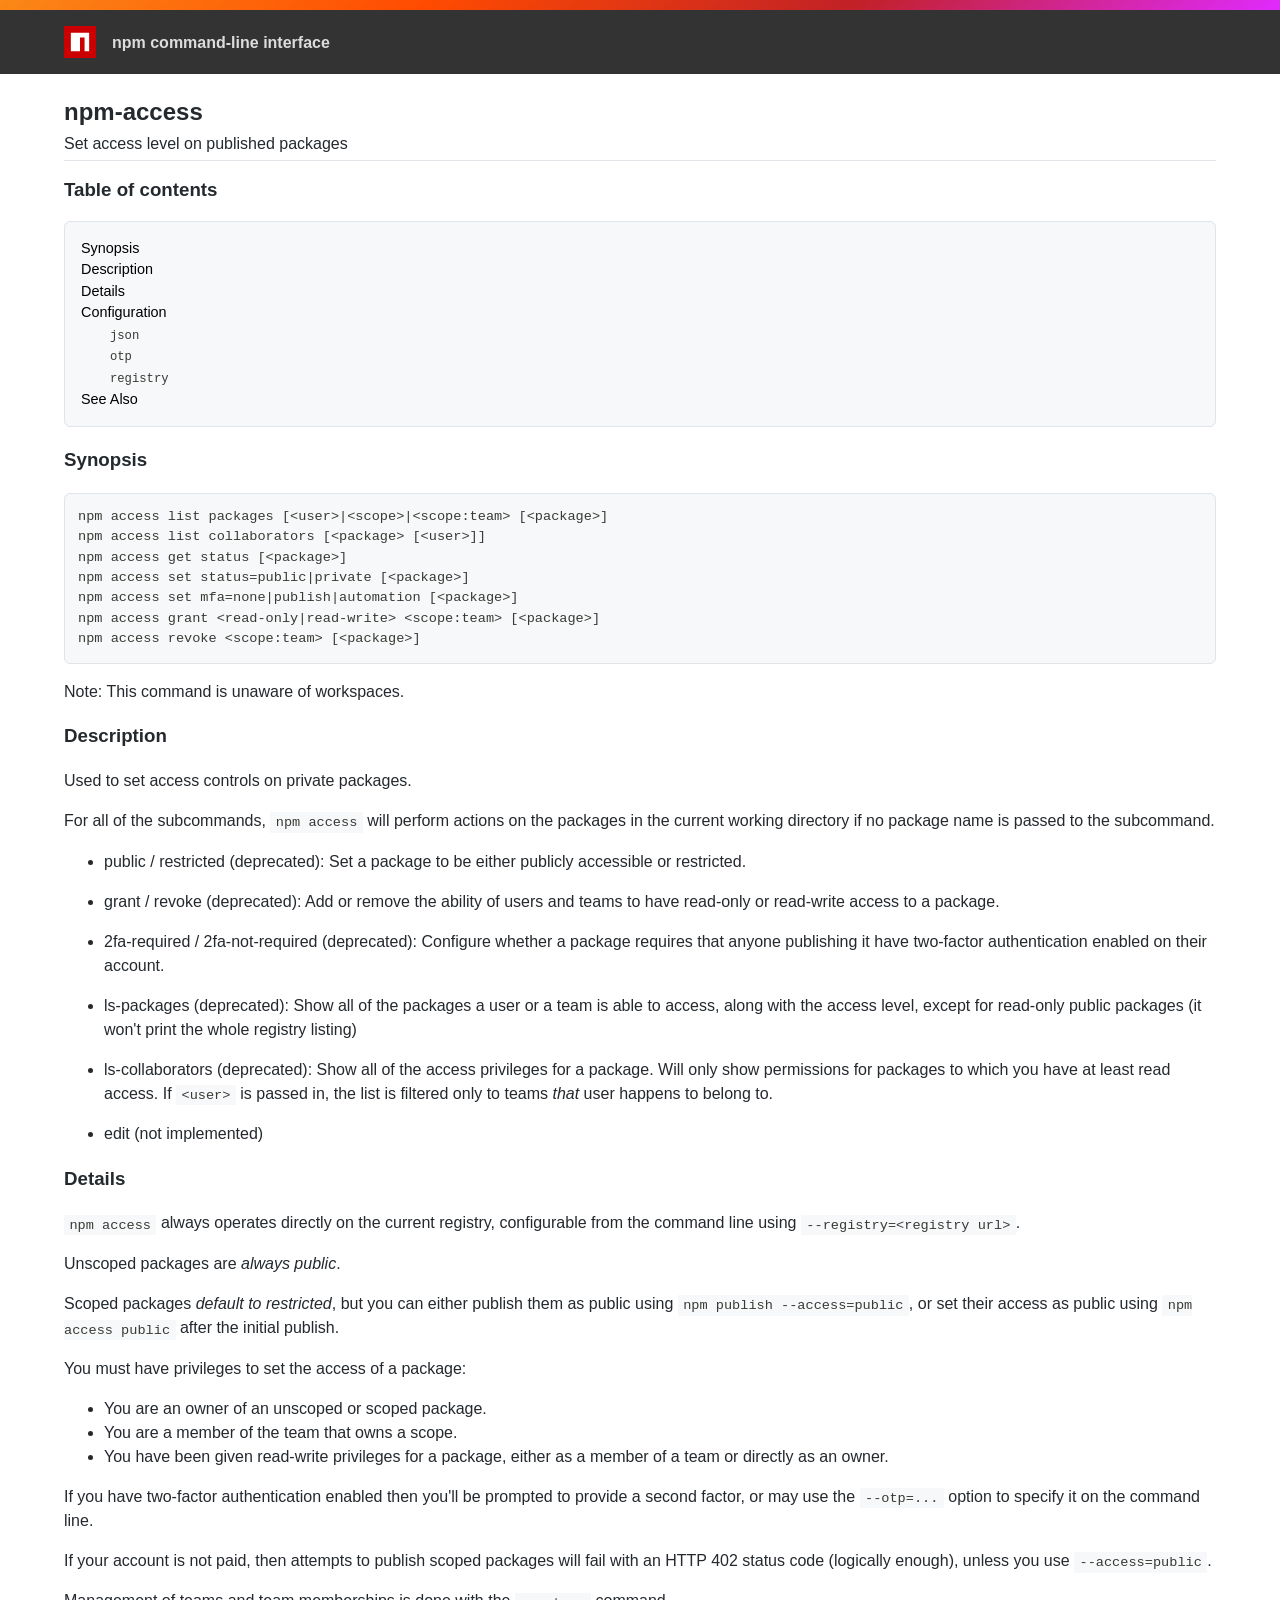
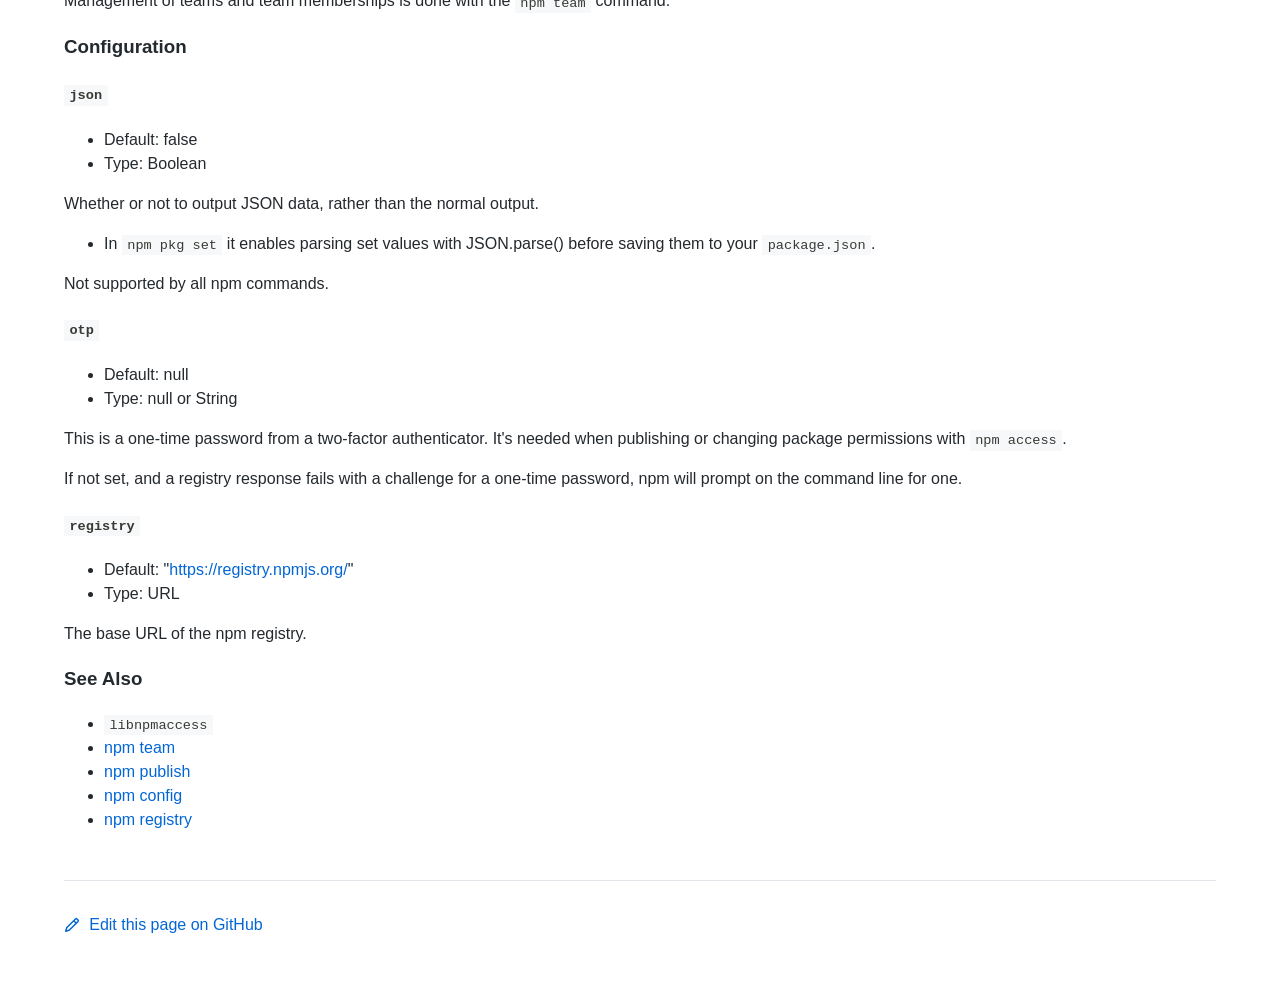
<file: node_portable/lib/node_modules/npm/docs/output/commands/npm-access.html>
<!DOCTYPE html><html><head>
<meta charset="utf-8">
<title>npm-access</title>
<style>
body {
    background-color: #ffffff;
    color: #24292e;

    margin: 0;

    line-height: 1.5;

    font-family: -apple-system, BlinkMacSystemFont, "Segoe UI", Helvetica, Arial, sans-serif, "Apple Color Emoji", "Segoe UI Emoji";
}
#rainbar {
    height: 10px;
    background-image: linear-gradient(139deg, #fb8817, #ff4b01, #c12127, #e02aff);
}

a {
    text-decoration: none;
    color: #0366d6;
}
a:hover {
    text-decoration: underline;
}

pre {
    margin: 1em 0px;
    padding: 1em;
    border: solid 1px #e1e4e8;
    border-radius: 6px;

    display: block;
    overflow: auto;

    white-space: pre;

    background-color: #f6f8fa;
    color: #393a34;
}
code {
    font-family: SFMono-Regular, Consolas, "Liberation Mono", Menlo, Courier, monospace;
    font-size: 85%;
    padding: 0.2em 0.4em;
    background-color: #f6f8fa;
    color: #393a34;
}
pre > code {
    padding: 0;
    background-color: inherit;
    color: inherit;
}
h1, h2, h3 {
    font-weight: 600;
}

#logobar {
    background-color: #333333;
    margin: 0 auto;
    padding: 1em 4em;
}
#logobar .logo {
    float: left;
}
#logobar .title {
    font-weight: 600;
    color: #dddddd;
    float: left;
    margin: 5px 0 0 1em;
}
#logobar:after {
    content: "";
    display: block;
    clear: both;
}

#content {
    margin: 0 auto;
    padding: 0 4em;
}

#table_of_contents > h2 {
    font-size: 1.17em;
}
#table_of_contents ul:first-child {
    border: solid 1px #e1e4e8;
    border-radius: 6px;
    padding: 1em;
    background-color: #f6f8fa;
    color: #393a34;
}
#table_of_contents ul {
    list-style-type: none;
    padding-left: 1.5em;
}
#table_of_contents li {
    font-size: 0.9em;
}
#table_of_contents li a {
    color: #000000;
}

header.title {
    border-bottom: solid 1px #e1e4e8;
}
header.title > h1 {
    margin-bottom: 0.25em;
}
header.title > .description {
    display: block;
    margin-bottom: 0.5em;
    line-height: 1;
}

footer#edit {
    border-top: solid 1px #e1e4e8;
    margin: 3em 0 4em 0;
    padding-top: 2em;
}
</style>
</head>
<body>
<div id="banner">
<div id="rainbar"></div>
<div id="logobar">
<svg class="logo" role="img" height="32" width="32" viewBox="0 0 700 700">
<polygon fill="#cb0000" points="0,700 700,700 700,0 0,0"></polygon>
<polygon fill="#ffffff" points="150,550 350,550 350,250 450,250 450,550 550,550 550,150 150,150"></polygon>
</svg>
<div class="title">
npm command-line interface
</div>
</div>
</div>

<section id="content">
<header class="title">
<h1 id="npm-access">npm-access</h1>
<span class="description">Set access level on published packages</span>
</header>

<section id="table_of_contents">
<h2 id="table-of-contents">Table of contents</h2>
<div id="_table_of_contents"><ul><li><a href="#synopsis">Synopsis</a></li><li><a href="#description">Description</a></li><li><a href="#details">Details</a></li><li><a href="#configuration">Configuration</a></li><ul><li><a href="#json"><code>json</code></a></li><li><a href="#otp"><code>otp</code></a></li><li><a href="#registry"><code>registry</code></a></li></ul><li><a href="#see-also">See Also</a></li></ul></div>
</section>

<div id="_content"><h3 id="synopsis">Synopsis</h3>
<pre><code class="language-bash">npm access list packages [&lt;user&gt;|&lt;scope&gt;|&lt;scope:team&gt; [&lt;package&gt;]
npm access list collaborators [&lt;package&gt; [&lt;user&gt;]]
npm access get status [&lt;package&gt;]
npm access set status=public|private [&lt;package&gt;]
npm access set mfa=none|publish|automation [&lt;package&gt;]
npm access grant &lt;read-only|read-write&gt; &lt;scope:team&gt; [&lt;package&gt;]
npm access revoke &lt;scope:team&gt; [&lt;package&gt;]
</code></pre>
<p>Note: This command is unaware of workspaces.</p>
<h3 id="description">Description</h3>
<p>Used to set access controls on private packages.</p>
<p>For all of the subcommands, <code>npm access</code> will perform actions on the packages
in the current working directory if no package name is passed to the
subcommand.</p>
<ul>
<li>
<p>public / restricted (deprecated):
Set a package to be either publicly accessible or restricted.</p>
</li>
<li>
<p>grant / revoke (deprecated):
Add or remove the ability of users and teams to have read-only or read-write
access to a package.</p>
</li>
<li>
<p>2fa-required / 2fa-not-required (deprecated):
Configure whether a package requires that anyone publishing it have two-factor
authentication enabled on their account.</p>
</li>
<li>
<p>ls-packages (deprecated):
Show all of the packages a user or a team is able to access, along with the
access level, except for read-only public packages (it won't print the whole
registry listing)</p>
</li>
<li>
<p>ls-collaborators (deprecated):
Show all of the access privileges for a package. Will only show permissions
for packages to which you have at least read access. If <code>&lt;user&gt;</code> is passed in,
the list is filtered only to teams <em>that</em> user happens to belong to.</p>
</li>
<li>
<p>edit (not implemented)</p>
</li>
</ul>
<h3 id="details">Details</h3>
<p><code>npm access</code> always operates directly on the current registry, configurable
from the command line using <code>--registry=&lt;registry url&gt;</code>.</p>
<p>Unscoped packages are <em>always public</em>.</p>
<p>Scoped packages <em>default to restricted</em>, but you can either publish them as
public using <code>npm publish --access=public</code>, or set their access as public using
<code>npm access public</code> after the initial publish.</p>
<p>You must have privileges to set the access of a package:</p>
<ul>
<li>You are an owner of an unscoped or scoped package.</li>
<li>You are a member of the team that owns a scope.</li>
<li>You have been given read-write privileges for a package, either as a member
of a team or directly as an owner.</li>
</ul>
<p>If you have two-factor authentication enabled then you'll be prompted to provide a second factor, or may use the <code>--otp=...</code> option to specify it on
the command line.</p>
<p>If your account is not paid, then attempts to publish scoped packages will
fail with an HTTP 402 status code (logically enough), unless you use
<code>--access=public</code>.</p>
<p>Management of teams and team memberships is done with the <code>npm team</code> command.</p>
<h3 id="configuration">Configuration</h3>
<h4 id="json"><code>json</code></h4>
<ul>
<li>Default: false</li>
<li>Type: Boolean</li>
</ul>
<p>Whether or not to output JSON data, rather than the normal output.</p>
<ul>
<li>In <code>npm pkg set</code> it enables parsing set values with JSON.parse() before
saving them to your <code>package.json</code>.</li>
</ul>
<p>Not supported by all npm commands.</p>
<h4 id="otp"><code>otp</code></h4>
<ul>
<li>Default: null</li>
<li>Type: null or String</li>
</ul>
<p>This is a one-time password from a two-factor authenticator. It's needed
when publishing or changing package permissions with <code>npm access</code>.</p>
<p>If not set, and a registry response fails with a challenge for a one-time
password, npm will prompt on the command line for one.</p>
<h4 id="registry"><code>registry</code></h4>
<ul>
<li>Default: "<a href="https://registry.npmjs.org/">https://registry.npmjs.org/</a>"</li>
<li>Type: URL</li>
</ul>
<p>The base URL of the npm registry.</p>
<h3 id="see-also">See Also</h3>
<ul>
<li><a href="https://npm.im/libnpmaccess"><code>libnpmaccess</code></a></li>
<li><a href="../commands/npm-team.html">npm team</a></li>
<li><a href="../commands/npm-publish.html">npm publish</a></li>
<li><a href="../commands/npm-config.html">npm config</a></li>
<li><a href="../using-npm/registry.html">npm registry</a></li>
</ul></div>

<footer id="edit">
<a href="https://github.com/npm/cli/edit/latest/docs/content/commands/npm-access.md">
<svg role="img" viewBox="0 0 16 16" width="16" height="16" fill="currentcolor" style="vertical-align: text-bottom; margin-right: 0.3em;">
<path fill-rule="evenodd" d="M11.013 1.427a1.75 1.75 0 012.474 0l1.086 1.086a1.75 1.75 0 010 2.474l-8.61 8.61c-.21.21-.47.364-.756.445l-3.251.93a.75.75 0 01-.927-.928l.929-3.25a1.75 1.75 0 01.445-.758l8.61-8.61zm1.414 1.06a.25.25 0 00-.354 0L10.811 3.75l1.439 1.44 1.263-1.263a.25.25 0 000-.354l-1.086-1.086zM11.189 6.25L9.75 4.81l-6.286 6.287a.25.25 0 00-.064.108l-.558 1.953 1.953-.558a.249.249 0 00.108-.064l6.286-6.286z"></path>
</svg>
Edit this page on GitHub
</a>
</footer>
</section>



</body></html>
</file>
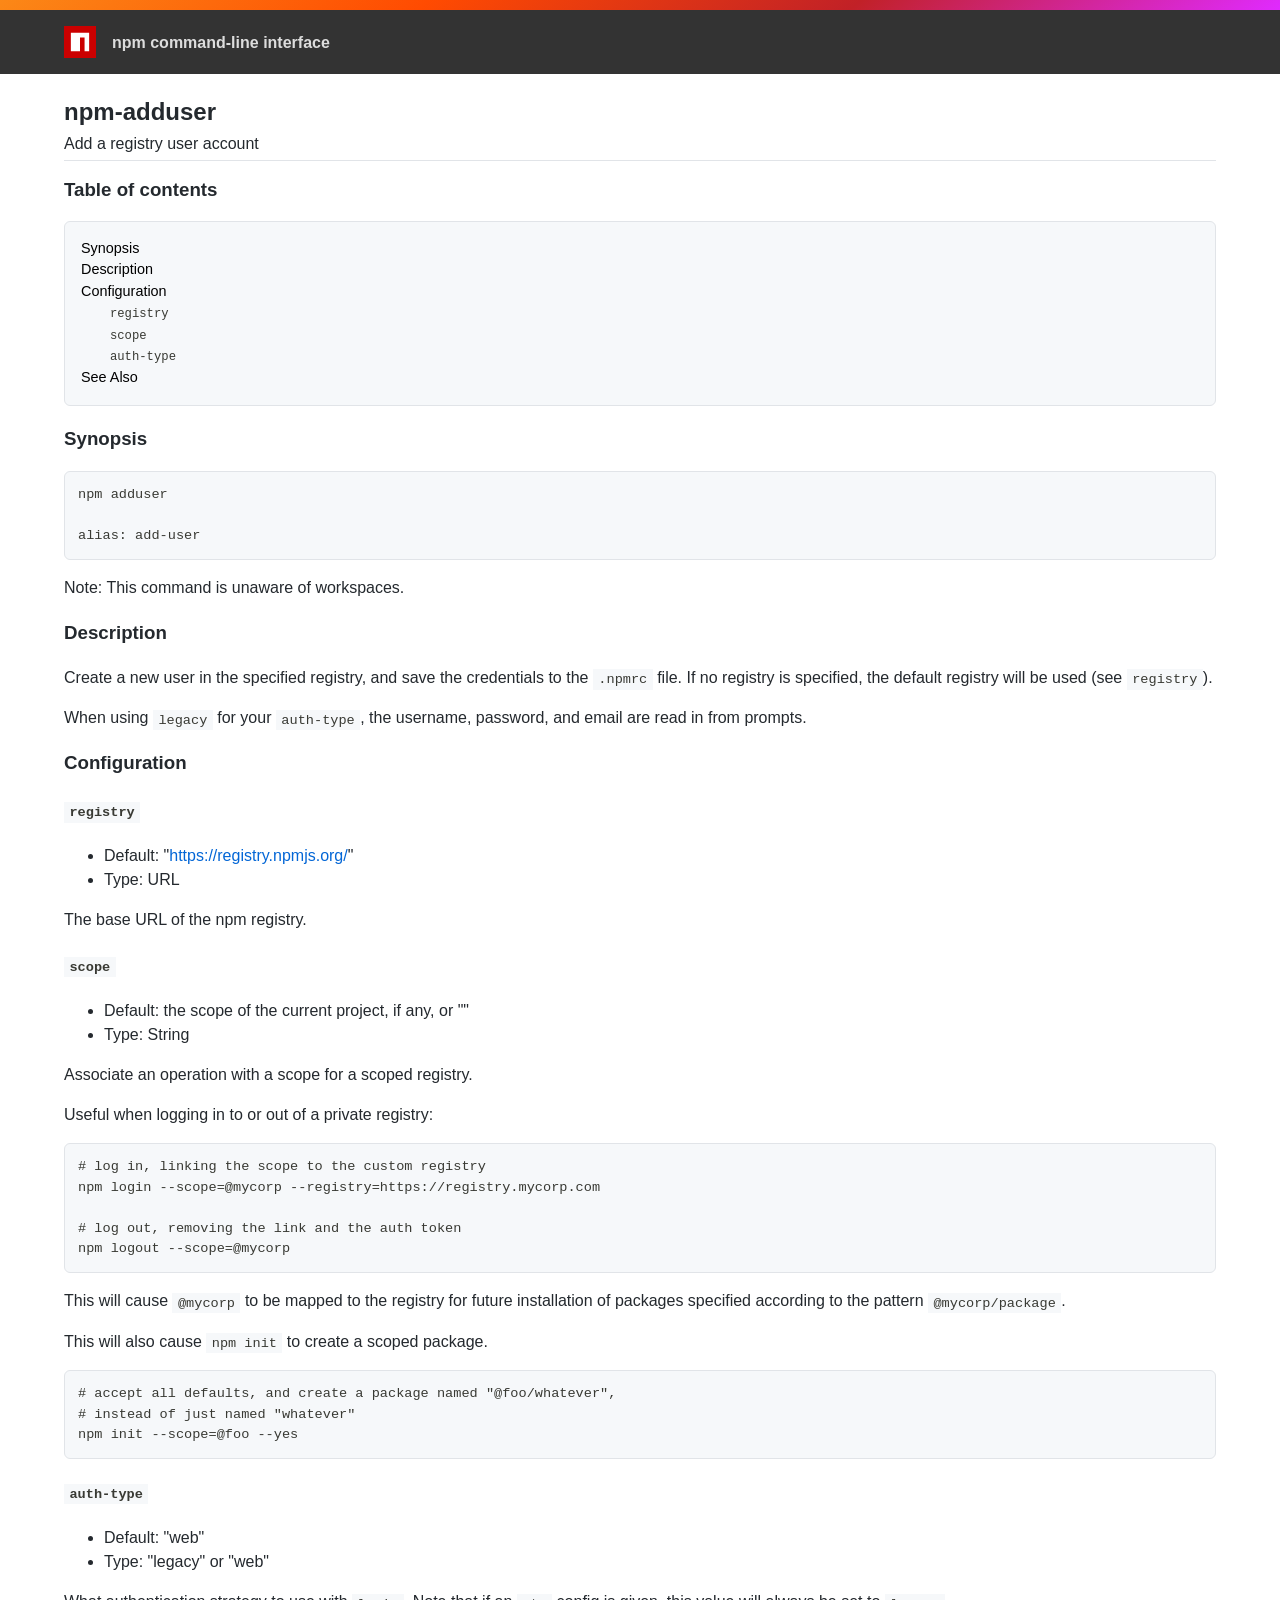
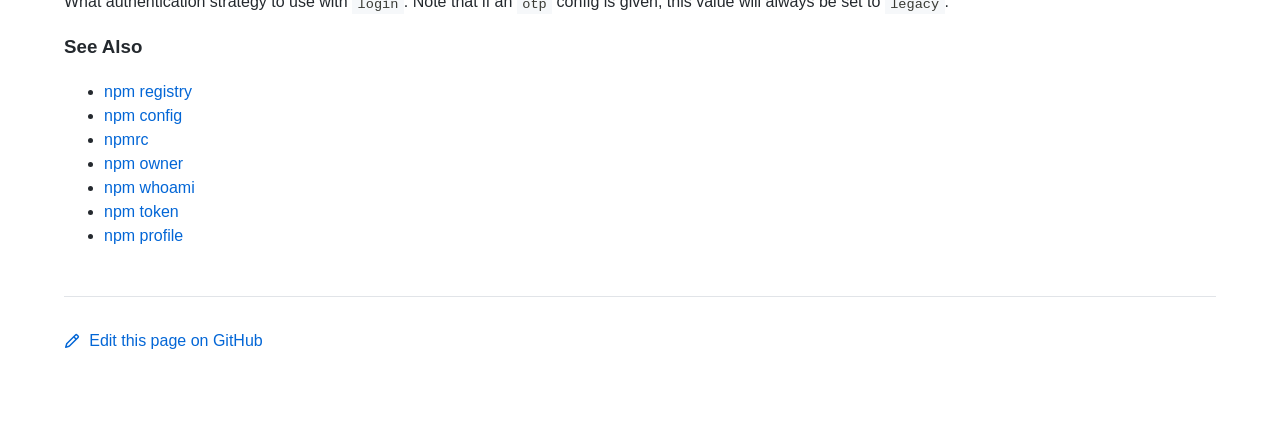
<file: node_portable/lib/node_modules/npm/docs/output/commands/npm-adduser.html>
<!DOCTYPE html><html><head>
<meta charset="utf-8">
<title>npm-adduser</title>
<style>
body {
    background-color: #ffffff;
    color: #24292e;

    margin: 0;

    line-height: 1.5;

    font-family: -apple-system, BlinkMacSystemFont, "Segoe UI", Helvetica, Arial, sans-serif, "Apple Color Emoji", "Segoe UI Emoji";
}
#rainbar {
    height: 10px;
    background-image: linear-gradient(139deg, #fb8817, #ff4b01, #c12127, #e02aff);
}

a {
    text-decoration: none;
    color: #0366d6;
}
a:hover {
    text-decoration: underline;
}

pre {
    margin: 1em 0px;
    padding: 1em;
    border: solid 1px #e1e4e8;
    border-radius: 6px;

    display: block;
    overflow: auto;

    white-space: pre;

    background-color: #f6f8fa;
    color: #393a34;
}
code {
    font-family: SFMono-Regular, Consolas, "Liberation Mono", Menlo, Courier, monospace;
    font-size: 85%;
    padding: 0.2em 0.4em;
    background-color: #f6f8fa;
    color: #393a34;
}
pre > code {
    padding: 0;
    background-color: inherit;
    color: inherit;
}
h1, h2, h3 {
    font-weight: 600;
}

#logobar {
    background-color: #333333;
    margin: 0 auto;
    padding: 1em 4em;
}
#logobar .logo {
    float: left;
}
#logobar .title {
    font-weight: 600;
    color: #dddddd;
    float: left;
    margin: 5px 0 0 1em;
}
#logobar:after {
    content: "";
    display: block;
    clear: both;
}

#content {
    margin: 0 auto;
    padding: 0 4em;
}

#table_of_contents > h2 {
    font-size: 1.17em;
}
#table_of_contents ul:first-child {
    border: solid 1px #e1e4e8;
    border-radius: 6px;
    padding: 1em;
    background-color: #f6f8fa;
    color: #393a34;
}
#table_of_contents ul {
    list-style-type: none;
    padding-left: 1.5em;
}
#table_of_contents li {
    font-size: 0.9em;
}
#table_of_contents li a {
    color: #000000;
}

header.title {
    border-bottom: solid 1px #e1e4e8;
}
header.title > h1 {
    margin-bottom: 0.25em;
}
header.title > .description {
    display: block;
    margin-bottom: 0.5em;
    line-height: 1;
}

footer#edit {
    border-top: solid 1px #e1e4e8;
    margin: 3em 0 4em 0;
    padding-top: 2em;
}
</style>
</head>
<body>
<div id="banner">
<div id="rainbar"></div>
<div id="logobar">
<svg class="logo" role="img" height="32" width="32" viewBox="0 0 700 700">
<polygon fill="#cb0000" points="0,700 700,700 700,0 0,0"></polygon>
<polygon fill="#ffffff" points="150,550 350,550 350,250 450,250 450,550 550,550 550,150 150,150"></polygon>
</svg>
<div class="title">
npm command-line interface
</div>
</div>
</div>

<section id="content">
<header class="title">
<h1 id="npm-adduser">npm-adduser</h1>
<span class="description">Add a registry user account</span>
</header>

<section id="table_of_contents">
<h2 id="table-of-contents">Table of contents</h2>
<div id="_table_of_contents"><ul><li><a href="#synopsis">Synopsis</a></li><li><a href="#description">Description</a></li><li><a href="#configuration">Configuration</a></li><ul><li><a href="#registry"><code>registry</code></a></li><li><a href="#scope"><code>scope</code></a></li><li><a href="#auth-type"><code>auth-type</code></a></li></ul><li><a href="#see-also">See Also</a></li></ul></div>
</section>

<div id="_content"><h3 id="synopsis">Synopsis</h3>
<pre><code class="language-bash">npm adduser

alias: add-user
</code></pre>
<p>Note: This command is unaware of workspaces.</p>
<h3 id="description">Description</h3>
<p>Create a new user in the specified registry, and save the credentials to
the <code>.npmrc</code> file. If no registry is specified, the default registry
will be used (see <a href="../using-npm/registry.html"><code>registry</code></a>).</p>
<p>When using <code>legacy</code> for your <code>auth-type</code>, the username, password, and
email are read in from prompts.</p>
<h3 id="configuration">Configuration</h3>
<h4 id="registry"><code>registry</code></h4>
<ul>
<li>Default: "<a href="https://registry.npmjs.org/">https://registry.npmjs.org/</a>"</li>
<li>Type: URL</li>
</ul>
<p>The base URL of the npm registry.</p>
<h4 id="scope"><code>scope</code></h4>
<ul>
<li>Default: the scope of the current project, if any, or ""</li>
<li>Type: String</li>
</ul>
<p>Associate an operation with a scope for a scoped registry.</p>
<p>Useful when logging in to or out of a private registry:</p>
<pre><code># log in, linking the scope to the custom registry
npm login --scope=@mycorp --registry=https://registry.mycorp.com

# log out, removing the link and the auth token
npm logout --scope=@mycorp
</code></pre>
<p>This will cause <code>@mycorp</code> to be mapped to the registry for future
installation of packages specified according to the pattern
<code>@mycorp/package</code>.</p>
<p>This will also cause <code>npm init</code> to create a scoped package.</p>
<pre><code># accept all defaults, and create a package named "@foo/whatever",
# instead of just named "whatever"
npm init --scope=@foo --yes
</code></pre>
<h4 id="auth-type"><code>auth-type</code></h4>
<ul>
<li>Default: "web"</li>
<li>Type: "legacy" or "web"</li>
</ul>
<p>What authentication strategy to use with <code>login</code>. Note that if an <code>otp</code>
config is given, this value will always be set to <code>legacy</code>.</p>
<h3 id="see-also">See Also</h3>
<ul>
<li><a href="../using-npm/registry.html">npm registry</a></li>
<li><a href="../commands/npm-config.html">npm config</a></li>
<li><a href="../configuring-npm/npmrc.html">npmrc</a></li>
<li><a href="../commands/npm-owner.html">npm owner</a></li>
<li><a href="../commands/npm-whoami.html">npm whoami</a></li>
<li><a href="../commands/npm-token.html">npm token</a></li>
<li><a href="../commands/npm-profile.html">npm profile</a></li>
</ul></div>

<footer id="edit">
<a href="https://github.com/npm/cli/edit/latest/docs/content/commands/npm-adduser.md">
<svg role="img" viewBox="0 0 16 16" width="16" height="16" fill="currentcolor" style="vertical-align: text-bottom; margin-right: 0.3em;">
<path fill-rule="evenodd" d="M11.013 1.427a1.75 1.75 0 012.474 0l1.086 1.086a1.75 1.75 0 010 2.474l-8.61 8.61c-.21.21-.47.364-.756.445l-3.251.93a.75.75 0 01-.927-.928l.929-3.25a1.75 1.75 0 01.445-.758l8.61-8.61zm1.414 1.06a.25.25 0 00-.354 0L10.811 3.75l1.439 1.44 1.263-1.263a.25.25 0 000-.354l-1.086-1.086zM11.189 6.25L9.75 4.81l-6.286 6.287a.25.25 0 00-.064.108l-.558 1.953 1.953-.558a.249.249 0 00.108-.064l6.286-6.286z"></path>
</svg>
Edit this page on GitHub
</a>
</footer>
</section>



</body></html>
</file>
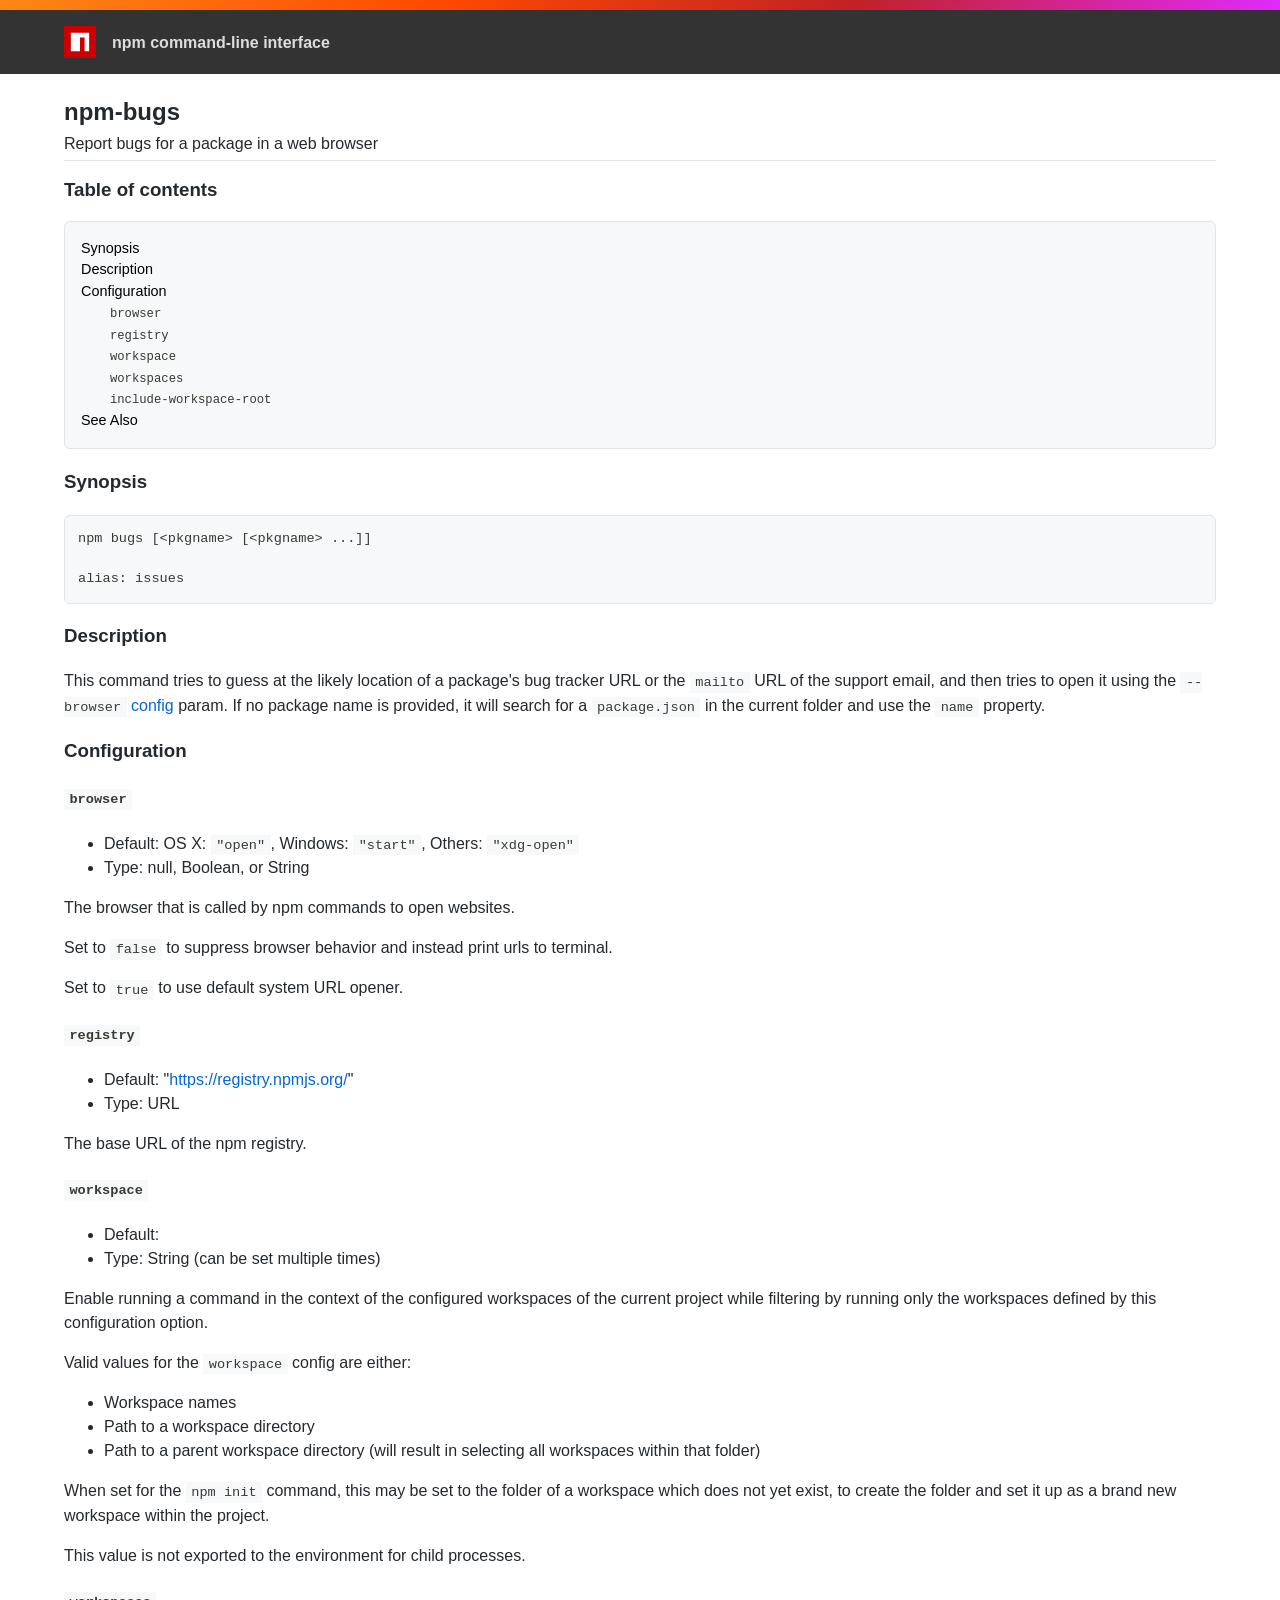
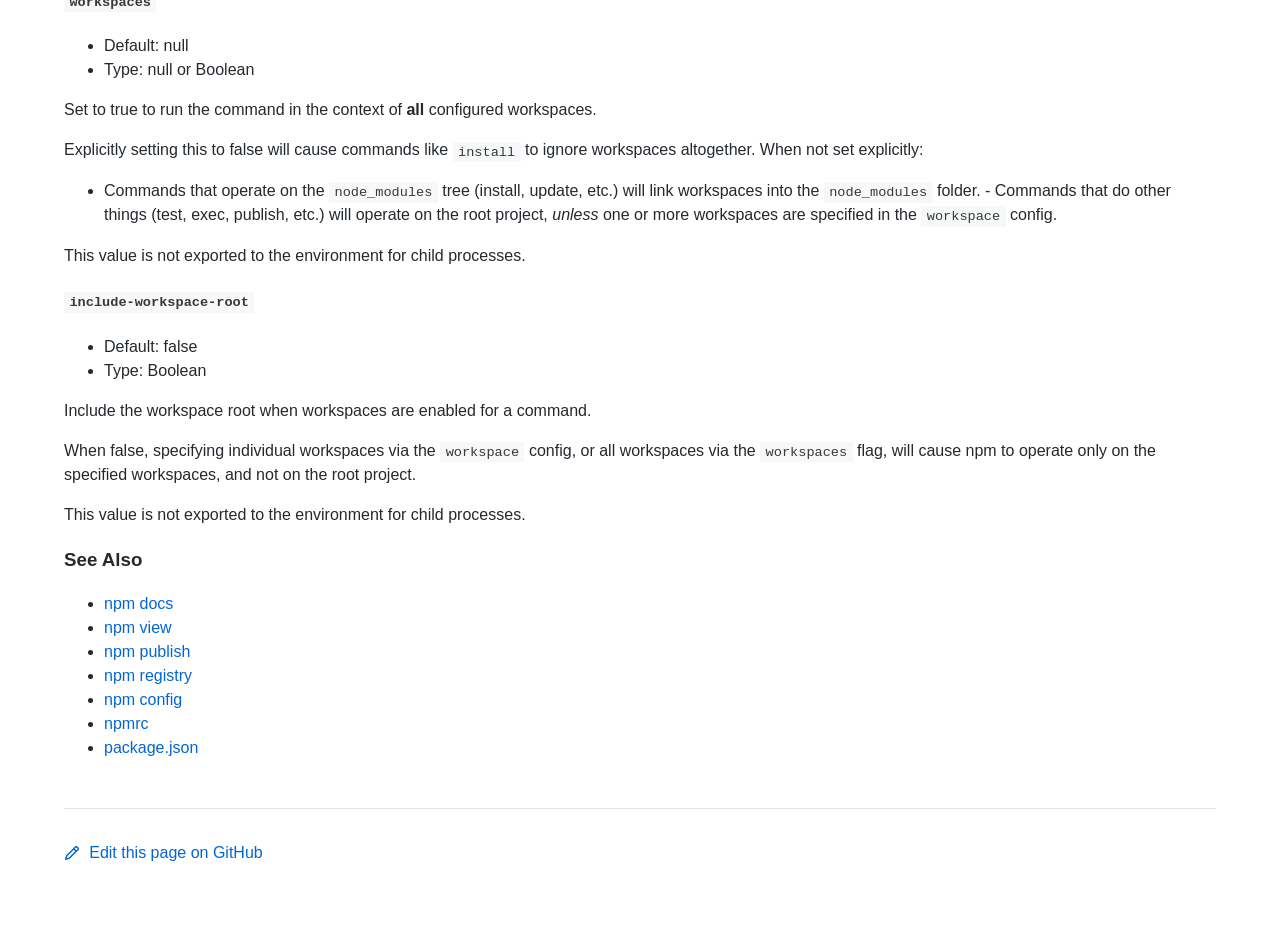
<file: node_portable/lib/node_modules/npm/docs/output/commands/npm-bugs.html>
<!DOCTYPE html><html><head>
<meta charset="utf-8">
<title>npm-bugs</title>
<style>
body {
    background-color: #ffffff;
    color: #24292e;

    margin: 0;

    line-height: 1.5;

    font-family: -apple-system, BlinkMacSystemFont, "Segoe UI", Helvetica, Arial, sans-serif, "Apple Color Emoji", "Segoe UI Emoji";
}
#rainbar {
    height: 10px;
    background-image: linear-gradient(139deg, #fb8817, #ff4b01, #c12127, #e02aff);
}

a {
    text-decoration: none;
    color: #0366d6;
}
a:hover {
    text-decoration: underline;
}

pre {
    margin: 1em 0px;
    padding: 1em;
    border: solid 1px #e1e4e8;
    border-radius: 6px;

    display: block;
    overflow: auto;

    white-space: pre;

    background-color: #f6f8fa;
    color: #393a34;
}
code {
    font-family: SFMono-Regular, Consolas, "Liberation Mono", Menlo, Courier, monospace;
    font-size: 85%;
    padding: 0.2em 0.4em;
    background-color: #f6f8fa;
    color: #393a34;
}
pre > code {
    padding: 0;
    background-color: inherit;
    color: inherit;
}
h1, h2, h3 {
    font-weight: 600;
}

#logobar {
    background-color: #333333;
    margin: 0 auto;
    padding: 1em 4em;
}
#logobar .logo {
    float: left;
}
#logobar .title {
    font-weight: 600;
    color: #dddddd;
    float: left;
    margin: 5px 0 0 1em;
}
#logobar:after {
    content: "";
    display: block;
    clear: both;
}

#content {
    margin: 0 auto;
    padding: 0 4em;
}

#table_of_contents > h2 {
    font-size: 1.17em;
}
#table_of_contents ul:first-child {
    border: solid 1px #e1e4e8;
    border-radius: 6px;
    padding: 1em;
    background-color: #f6f8fa;
    color: #393a34;
}
#table_of_contents ul {
    list-style-type: none;
    padding-left: 1.5em;
}
#table_of_contents li {
    font-size: 0.9em;
}
#table_of_contents li a {
    color: #000000;
}

header.title {
    border-bottom: solid 1px #e1e4e8;
}
header.title > h1 {
    margin-bottom: 0.25em;
}
header.title > .description {
    display: block;
    margin-bottom: 0.5em;
    line-height: 1;
}

footer#edit {
    border-top: solid 1px #e1e4e8;
    margin: 3em 0 4em 0;
    padding-top: 2em;
}
</style>
</head>
<body>
<div id="banner">
<div id="rainbar"></div>
<div id="logobar">
<svg class="logo" role="img" height="32" width="32" viewBox="0 0 700 700">
<polygon fill="#cb0000" points="0,700 700,700 700,0 0,0"></polygon>
<polygon fill="#ffffff" points="150,550 350,550 350,250 450,250 450,550 550,550 550,150 150,150"></polygon>
</svg>
<div class="title">
npm command-line interface
</div>
</div>
</div>

<section id="content">
<header class="title">
<h1 id="npm-bugs">npm-bugs</h1>
<span class="description">Report bugs for a package in a web browser</span>
</header>

<section id="table_of_contents">
<h2 id="table-of-contents">Table of contents</h2>
<div id="_table_of_contents"><ul><li><a href="#synopsis">Synopsis</a></li><li><a href="#description">Description</a></li><li><a href="#configuration">Configuration</a></li><ul><li><a href="#browser"><code>browser</code></a></li><li><a href="#registry"><code>registry</code></a></li><li><a href="#workspace"><code>workspace</code></a></li><li><a href="#workspaces"><code>workspaces</code></a></li><li><a href="#include-workspace-root"><code>include-workspace-root</code></a></li></ul><li><a href="#see-also">See Also</a></li></ul></div>
</section>

<div id="_content"><h3 id="synopsis">Synopsis</h3>
<pre><code class="language-bash">npm bugs [&lt;pkgname&gt; [&lt;pkgname&gt; ...]]

alias: issues
</code></pre>
<h3 id="description">Description</h3>
<p>This command tries to guess at the likely location of a package's bug
tracker URL or the <code>mailto</code> URL of the support email, and then tries to
open it using the <a href="../using-npm/config#browser.html"><code>--browser</code> config</a> param. If no
package name is provided, it will search for a <code>package.json</code> in the current
folder and use the <code>name</code> property.</p>
<h3 id="configuration">Configuration</h3>
<h4 id="browser"><code>browser</code></h4>
<ul>
<li>Default: OS X: <code>"open"</code>, Windows: <code>"start"</code>, Others: <code>"xdg-open"</code></li>
<li>Type: null, Boolean, or String</li>
</ul>
<p>The browser that is called by npm commands to open websites.</p>
<p>Set to <code>false</code> to suppress browser behavior and instead print urls to
terminal.</p>
<p>Set to <code>true</code> to use default system URL opener.</p>
<h4 id="registry"><code>registry</code></h4>
<ul>
<li>Default: "<a href="https://registry.npmjs.org/">https://registry.npmjs.org/</a>"</li>
<li>Type: URL</li>
</ul>
<p>The base URL of the npm registry.</p>
<h4 id="workspace"><code>workspace</code></h4>
<ul>
<li>Default:</li>
<li>Type: String (can be set multiple times)</li>
</ul>
<p>Enable running a command in the context of the configured workspaces of the
current project while filtering by running only the workspaces defined by
this configuration option.</p>
<p>Valid values for the <code>workspace</code> config are either:</p>
<ul>
<li>Workspace names</li>
<li>Path to a workspace directory</li>
<li>Path to a parent workspace directory (will result in selecting all
workspaces within that folder)</li>
</ul>
<p>When set for the <code>npm init</code> command, this may be set to the folder of a
workspace which does not yet exist, to create the folder and set it up as a
brand new workspace within the project.</p>
<p>This value is not exported to the environment for child processes.</p>
<h4 id="workspaces"><code>workspaces</code></h4>
<ul>
<li>Default: null</li>
<li>Type: null or Boolean</li>
</ul>
<p>Set to true to run the command in the context of <strong>all</strong> configured
workspaces.</p>
<p>Explicitly setting this to false will cause commands like <code>install</code> to
ignore workspaces altogether. When not set explicitly:</p>
<ul>
<li>Commands that operate on the <code>node_modules</code> tree (install, update, etc.)
will link workspaces into the <code>node_modules</code> folder. - Commands that do
other things (test, exec, publish, etc.) will operate on the root project,
<em>unless</em> one or more workspaces are specified in the <code>workspace</code> config.</li>
</ul>
<p>This value is not exported to the environment for child processes.</p>
<h4 id="include-workspace-root"><code>include-workspace-root</code></h4>
<ul>
<li>Default: false</li>
<li>Type: Boolean</li>
</ul>
<p>Include the workspace root when workspaces are enabled for a command.</p>
<p>When false, specifying individual workspaces via the <code>workspace</code> config, or
all workspaces via the <code>workspaces</code> flag, will cause npm to operate only on
the specified workspaces, and not on the root project.</p>
<p>This value is not exported to the environment for child processes.</p>
<h3 id="see-also">See Also</h3>
<ul>
<li><a href="../commands/npm-docs.html">npm docs</a></li>
<li><a href="../commands/npm-view.html">npm view</a></li>
<li><a href="../commands/npm-publish.html">npm publish</a></li>
<li><a href="../using-npm/registry.html">npm registry</a></li>
<li><a href="../commands/npm-config.html">npm config</a></li>
<li><a href="../configuring-npm/npmrc.html">npmrc</a></li>
<li><a href="../configuring-npm/package-json.html">package.json</a></li>
</ul></div>

<footer id="edit">
<a href="https://github.com/npm/cli/edit/latest/docs/content/commands/npm-bugs.md">
<svg role="img" viewBox="0 0 16 16" width="16" height="16" fill="currentcolor" style="vertical-align: text-bottom; margin-right: 0.3em;">
<path fill-rule="evenodd" d="M11.013 1.427a1.75 1.75 0 012.474 0l1.086 1.086a1.75 1.75 0 010 2.474l-8.61 8.61c-.21.21-.47.364-.756.445l-3.251.93a.75.75 0 01-.927-.928l.929-3.25a1.75 1.75 0 01.445-.758l8.61-8.61zm1.414 1.06a.25.25 0 00-.354 0L10.811 3.75l1.439 1.44 1.263-1.263a.25.25 0 000-.354l-1.086-1.086zM11.189 6.25L9.75 4.81l-6.286 6.287a.25.25 0 00-.064.108l-.558 1.953 1.953-.558a.249.249 0 00.108-.064l6.286-6.286z"></path>
</svg>
Edit this page on GitHub
</a>
</footer>
</section>



</body></html>
</file>
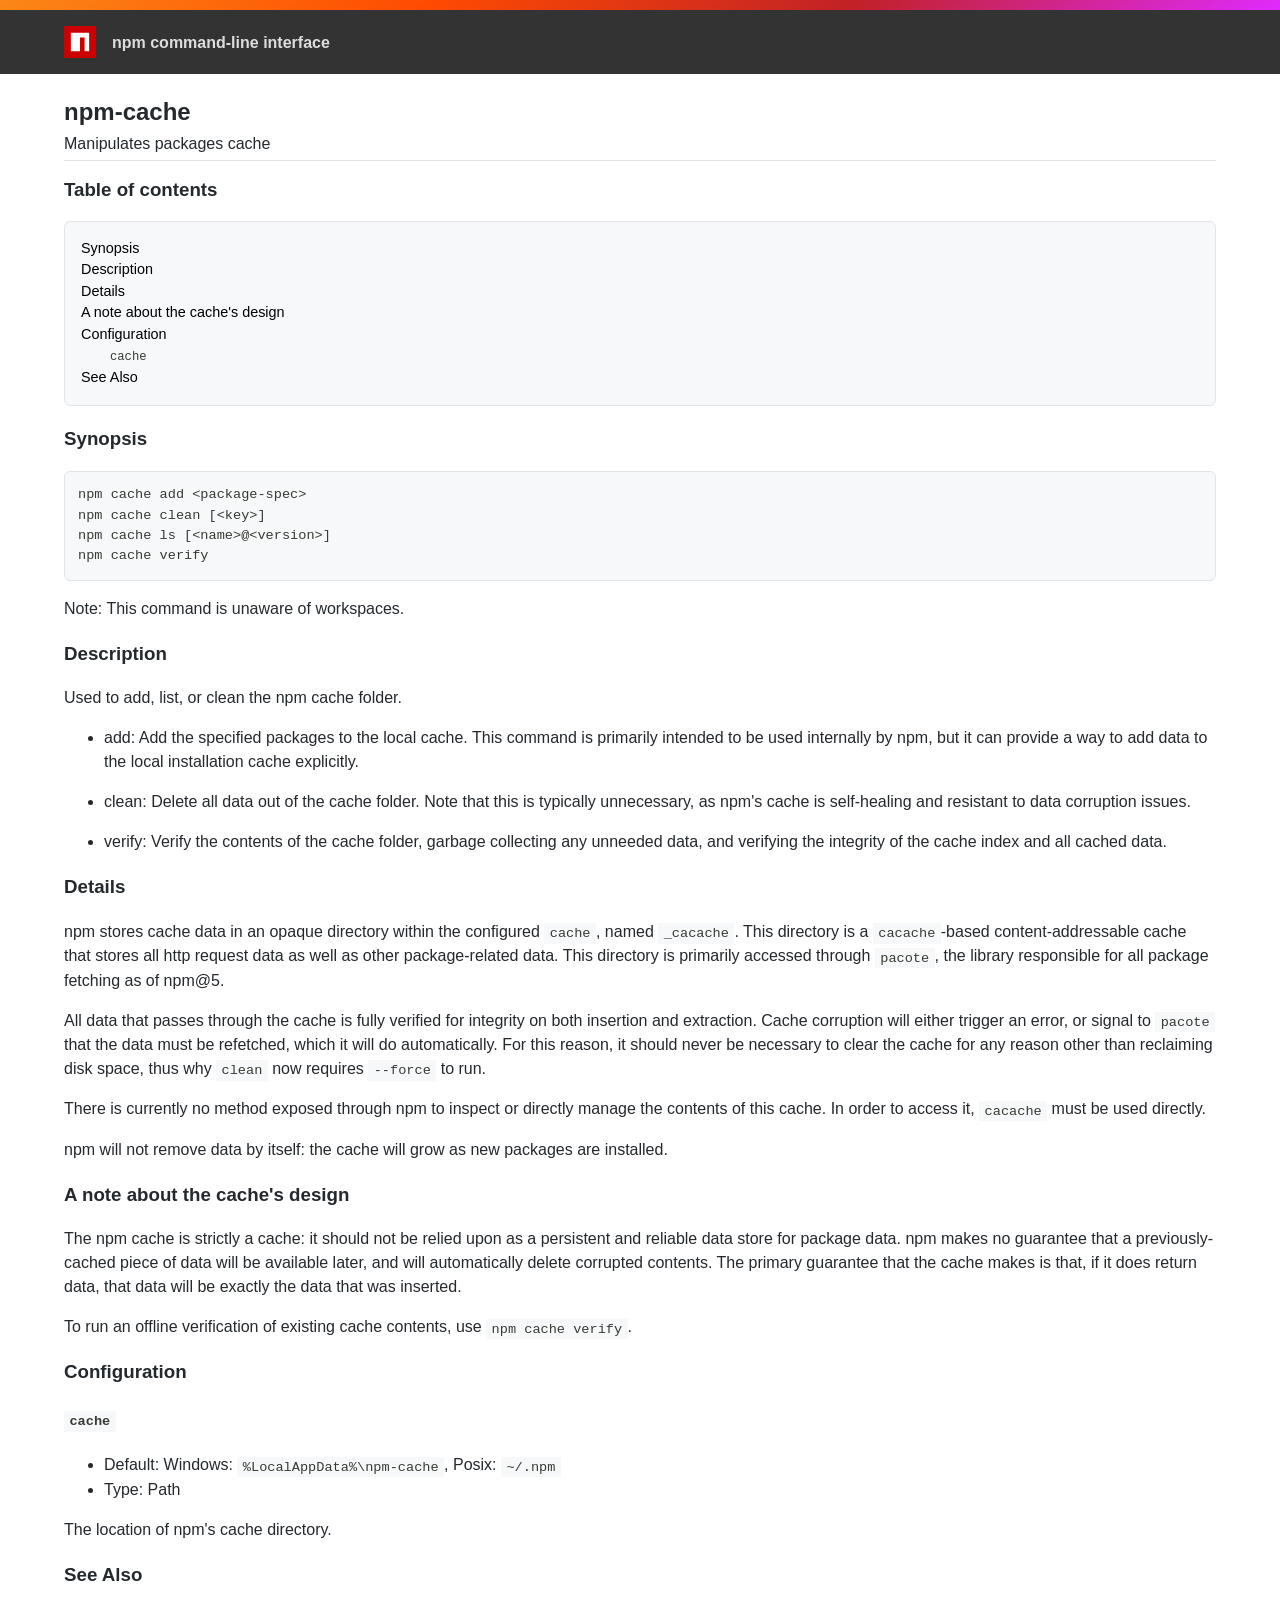
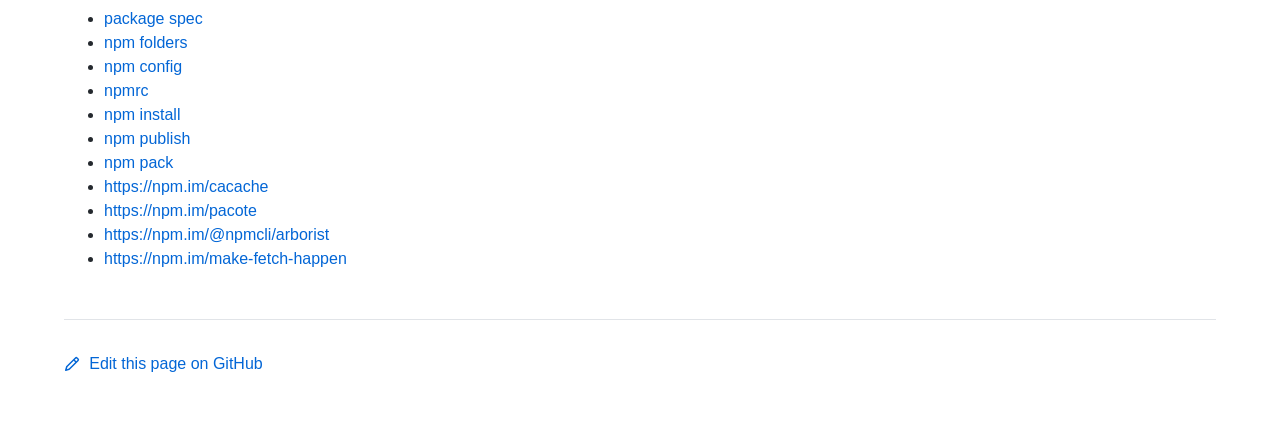
<file: node_portable/lib/node_modules/npm/docs/output/commands/npm-cache.html>
<!DOCTYPE html><html><head>
<meta charset="utf-8">
<title>npm-cache</title>
<style>
body {
    background-color: #ffffff;
    color: #24292e;

    margin: 0;

    line-height: 1.5;

    font-family: -apple-system, BlinkMacSystemFont, "Segoe UI", Helvetica, Arial, sans-serif, "Apple Color Emoji", "Segoe UI Emoji";
}
#rainbar {
    height: 10px;
    background-image: linear-gradient(139deg, #fb8817, #ff4b01, #c12127, #e02aff);
}

a {
    text-decoration: none;
    color: #0366d6;
}
a:hover {
    text-decoration: underline;
}

pre {
    margin: 1em 0px;
    padding: 1em;
    border: solid 1px #e1e4e8;
    border-radius: 6px;

    display: block;
    overflow: auto;

    white-space: pre;

    background-color: #f6f8fa;
    color: #393a34;
}
code {
    font-family: SFMono-Regular, Consolas, "Liberation Mono", Menlo, Courier, monospace;
    font-size: 85%;
    padding: 0.2em 0.4em;
    background-color: #f6f8fa;
    color: #393a34;
}
pre > code {
    padding: 0;
    background-color: inherit;
    color: inherit;
}
h1, h2, h3 {
    font-weight: 600;
}

#logobar {
    background-color: #333333;
    margin: 0 auto;
    padding: 1em 4em;
}
#logobar .logo {
    float: left;
}
#logobar .title {
    font-weight: 600;
    color: #dddddd;
    float: left;
    margin: 5px 0 0 1em;
}
#logobar:after {
    content: "";
    display: block;
    clear: both;
}

#content {
    margin: 0 auto;
    padding: 0 4em;
}

#table_of_contents > h2 {
    font-size: 1.17em;
}
#table_of_contents ul:first-child {
    border: solid 1px #e1e4e8;
    border-radius: 6px;
    padding: 1em;
    background-color: #f6f8fa;
    color: #393a34;
}
#table_of_contents ul {
    list-style-type: none;
    padding-left: 1.5em;
}
#table_of_contents li {
    font-size: 0.9em;
}
#table_of_contents li a {
    color: #000000;
}

header.title {
    border-bottom: solid 1px #e1e4e8;
}
header.title > h1 {
    margin-bottom: 0.25em;
}
header.title > .description {
    display: block;
    margin-bottom: 0.5em;
    line-height: 1;
}

footer#edit {
    border-top: solid 1px #e1e4e8;
    margin: 3em 0 4em 0;
    padding-top: 2em;
}
</style>
</head>
<body>
<div id="banner">
<div id="rainbar"></div>
<div id="logobar">
<svg class="logo" role="img" height="32" width="32" viewBox="0 0 700 700">
<polygon fill="#cb0000" points="0,700 700,700 700,0 0,0"></polygon>
<polygon fill="#ffffff" points="150,550 350,550 350,250 450,250 450,550 550,550 550,150 150,150"></polygon>
</svg>
<div class="title">
npm command-line interface
</div>
</div>
</div>

<section id="content">
<header class="title">
<h1 id="npm-cache">npm-cache</h1>
<span class="description">Manipulates packages cache</span>
</header>

<section id="table_of_contents">
<h2 id="table-of-contents">Table of contents</h2>
<div id="_table_of_contents"><ul><li><a href="#synopsis">Synopsis</a></li><li><a href="#description">Description</a></li><li><a href="#details">Details</a></li><li><a href="#a-note-about-the-caches-design">A note about the cache's design</a></li><li><a href="#configuration">Configuration</a></li><ul><li><a href="#cache"><code>cache</code></a></li></ul><li><a href="#see-also">See Also</a></li></ul></div>
</section>

<div id="_content"><h3 id="synopsis">Synopsis</h3>
<pre><code class="language-bash">npm cache add &lt;package-spec&gt;
npm cache clean [&lt;key&gt;]
npm cache ls [&lt;name&gt;@&lt;version&gt;]
npm cache verify
</code></pre>
<p>Note: This command is unaware of workspaces.</p>
<h3 id="description">Description</h3>
<p>Used to add, list, or clean the npm cache folder.</p>
<ul>
<li>
<p>add:
Add the specified packages to the local cache.  This command is primarily
intended to be used internally by npm, but it can provide a way to
add data to the local installation cache explicitly.</p>
</li>
<li>
<p>clean:
Delete all data out of the cache folder.  Note that this is typically
unnecessary, as npm's cache is self-healing and resistant to data
corruption issues.</p>
</li>
<li>
<p>verify:
Verify the contents of the cache folder, garbage collecting any unneeded
data, and verifying the integrity of the cache index and all cached data.</p>
</li>
</ul>
<h3 id="details">Details</h3>
<p>npm stores cache data in an opaque directory within the configured <code>cache</code>,
named <code>_cacache</code>. This directory is a
<a href="http://npm.im/cacache"><code>cacache</code></a>-based content-addressable cache that
stores all http request data as well as other package-related data. This
directory is primarily accessed through <code>pacote</code>, the library responsible
for all package fetching as of npm@5.</p>
<p>All data that passes through the cache is fully verified for integrity on
both insertion and extraction. Cache corruption will either trigger an
error, or signal to <code>pacote</code> that the data must be refetched, which it will
do automatically. For this reason, it should never be necessary to clear
the cache for any reason other than reclaiming disk space, thus why <code>clean</code>
now requires <code>--force</code> to run.</p>
<p>There is currently no method exposed through npm to inspect or directly
manage the contents of this cache. In order to access it, <code>cacache</code> must be
used directly.</p>
<p>npm will not remove data by itself: the cache will grow as new packages are
installed.</p>
<h3 id="a-note-about-the-caches-design">A note about the cache's design</h3>
<p>The npm cache is strictly a cache: it should not be relied upon as a
persistent and reliable data store for package data. npm makes no guarantee
that a previously-cached piece of data will be available later, and will
automatically delete corrupted contents. The primary guarantee that the
cache makes is that, if it does return data, that data will be exactly the
data that was inserted.</p>
<p>To run an offline verification of existing cache contents, use <code>npm cache verify</code>.</p>
<h3 id="configuration">Configuration</h3>
<h4 id="cache"><code>cache</code></h4>
<ul>
<li>Default: Windows: <code>%LocalAppData%\npm-cache</code>, Posix: <code>~/.npm</code></li>
<li>Type: Path</li>
</ul>
<p>The location of npm's cache directory.</p>
<h3 id="see-also">See Also</h3>
<ul>
<li><a href="../using-npm/package-spec.html">package spec</a></li>
<li><a href="../configuring-npm/folders.html">npm folders</a></li>
<li><a href="../commands/npm-config.html">npm config</a></li>
<li><a href="../configuring-npm/npmrc.html">npmrc</a></li>
<li><a href="../commands/npm-install.html">npm install</a></li>
<li><a href="../commands/npm-publish.html">npm publish</a></li>
<li><a href="../commands/npm-pack.html">npm pack</a></li>
<li><a href="https://npm.im/cacache">https://npm.im/cacache</a></li>
<li><a href="https://npm.im/pacote">https://npm.im/pacote</a></li>
<li><a href="https://npm.im/@npmcli/arborist">https://npm.im/@npmcli/arborist</a></li>
<li><a href="https://npm.im/make-fetch-happen">https://npm.im/make-fetch-happen</a></li>
</ul></div>

<footer id="edit">
<a href="https://github.com/npm/cli/edit/latest/docs/content/commands/npm-cache.md">
<svg role="img" viewBox="0 0 16 16" width="16" height="16" fill="currentcolor" style="vertical-align: text-bottom; margin-right: 0.3em;">
<path fill-rule="evenodd" d="M11.013 1.427a1.75 1.75 0 012.474 0l1.086 1.086a1.75 1.75 0 010 2.474l-8.61 8.61c-.21.21-.47.364-.756.445l-3.251.93a.75.75 0 01-.927-.928l.929-3.25a1.75 1.75 0 01.445-.758l8.61-8.61zm1.414 1.06a.25.25 0 00-.354 0L10.811 3.75l1.439 1.44 1.263-1.263a.25.25 0 000-.354l-1.086-1.086zM11.189 6.25L9.75 4.81l-6.286 6.287a.25.25 0 00-.064.108l-.558 1.953 1.953-.558a.249.249 0 00.108-.064l6.286-6.286z"></path>
</svg>
Edit this page on GitHub
</a>
</footer>
</section>



</body></html>
</file>
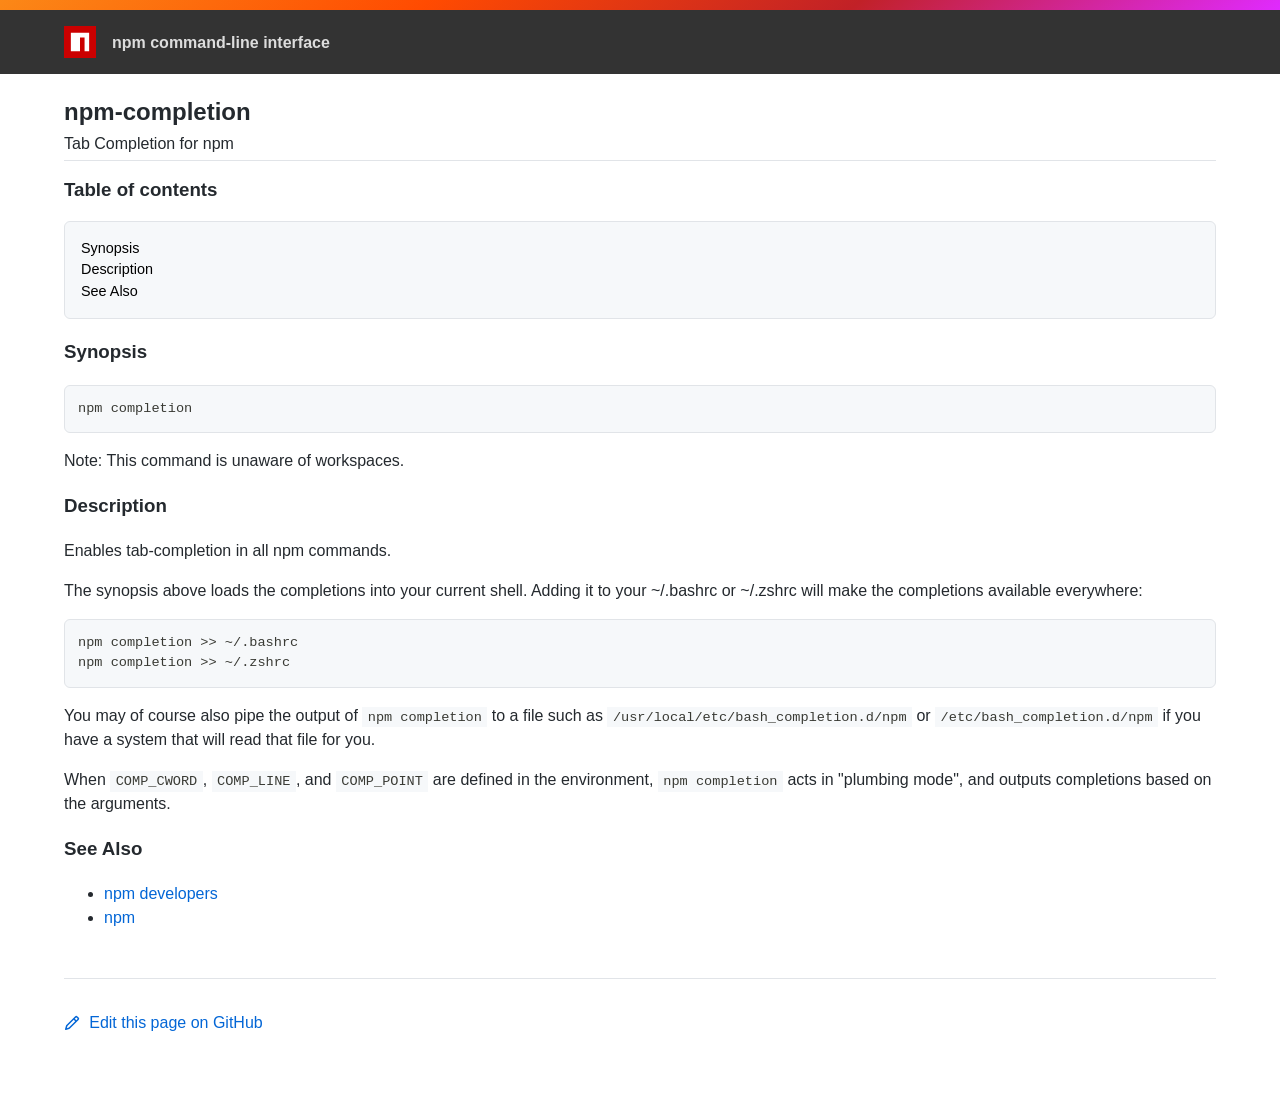
<file: node_portable/lib/node_modules/npm/docs/output/commands/npm-completion.html>
<!DOCTYPE html><html><head>
<meta charset="utf-8">
<title>npm-completion</title>
<style>
body {
    background-color: #ffffff;
    color: #24292e;

    margin: 0;

    line-height: 1.5;

    font-family: -apple-system, BlinkMacSystemFont, "Segoe UI", Helvetica, Arial, sans-serif, "Apple Color Emoji", "Segoe UI Emoji";
}
#rainbar {
    height: 10px;
    background-image: linear-gradient(139deg, #fb8817, #ff4b01, #c12127, #e02aff);
}

a {
    text-decoration: none;
    color: #0366d6;
}
a:hover {
    text-decoration: underline;
}

pre {
    margin: 1em 0px;
    padding: 1em;
    border: solid 1px #e1e4e8;
    border-radius: 6px;

    display: block;
    overflow: auto;

    white-space: pre;

    background-color: #f6f8fa;
    color: #393a34;
}
code {
    font-family: SFMono-Regular, Consolas, "Liberation Mono", Menlo, Courier, monospace;
    font-size: 85%;
    padding: 0.2em 0.4em;
    background-color: #f6f8fa;
    color: #393a34;
}
pre > code {
    padding: 0;
    background-color: inherit;
    color: inherit;
}
h1, h2, h3 {
    font-weight: 600;
}

#logobar {
    background-color: #333333;
    margin: 0 auto;
    padding: 1em 4em;
}
#logobar .logo {
    float: left;
}
#logobar .title {
    font-weight: 600;
    color: #dddddd;
    float: left;
    margin: 5px 0 0 1em;
}
#logobar:after {
    content: "";
    display: block;
    clear: both;
}

#content {
    margin: 0 auto;
    padding: 0 4em;
}

#table_of_contents > h2 {
    font-size: 1.17em;
}
#table_of_contents ul:first-child {
    border: solid 1px #e1e4e8;
    border-radius: 6px;
    padding: 1em;
    background-color: #f6f8fa;
    color: #393a34;
}
#table_of_contents ul {
    list-style-type: none;
    padding-left: 1.5em;
}
#table_of_contents li {
    font-size: 0.9em;
}
#table_of_contents li a {
    color: #000000;
}

header.title {
    border-bottom: solid 1px #e1e4e8;
}
header.title > h1 {
    margin-bottom: 0.25em;
}
header.title > .description {
    display: block;
    margin-bottom: 0.5em;
    line-height: 1;
}

footer#edit {
    border-top: solid 1px #e1e4e8;
    margin: 3em 0 4em 0;
    padding-top: 2em;
}
</style>
</head>
<body>
<div id="banner">
<div id="rainbar"></div>
<div id="logobar">
<svg class="logo" role="img" height="32" width="32" viewBox="0 0 700 700">
<polygon fill="#cb0000" points="0,700 700,700 700,0 0,0"></polygon>
<polygon fill="#ffffff" points="150,550 350,550 350,250 450,250 450,550 550,550 550,150 150,150"></polygon>
</svg>
<div class="title">
npm command-line interface
</div>
</div>
</div>

<section id="content">
<header class="title">
<h1 id="npm-completion">npm-completion</h1>
<span class="description">Tab Completion for npm</span>
</header>

<section id="table_of_contents">
<h2 id="table-of-contents">Table of contents</h2>
<div id="_table_of_contents"><ul><li><a href="#synopsis">Synopsis</a></li><li><a href="#description">Description</a></li><li><a href="#see-also">See Also</a></li></ul></div>
</section>

<div id="_content"><h3 id="synopsis">Synopsis</h3>
<pre><code class="language-bash">npm completion
</code></pre>
<p>Note: This command is unaware of workspaces.</p>
<h3 id="description">Description</h3>
<p>Enables tab-completion in all npm commands.</p>
<p>The synopsis above
loads the completions into your current shell.  Adding it to
your ~/.bashrc or ~/.zshrc will make the completions available
everywhere:</p>
<pre><code class="language-bash">npm completion &gt;&gt; ~/.bashrc
npm completion &gt;&gt; ~/.zshrc
</code></pre>
<p>You may of course also pipe the output of <code>npm completion</code> to a file
such as <code>/usr/local/etc/bash_completion.d/npm</code> or
<code>/etc/bash_completion.d/npm</code> if you have a system that will read
that file for you.</p>
<p>When <code>COMP_CWORD</code>, <code>COMP_LINE</code>, and <code>COMP_POINT</code> are defined in the
environment, <code>npm completion</code> acts in "plumbing mode", and outputs
completions based on the arguments.</p>
<h3 id="see-also">See Also</h3>
<ul>
<li><a href="../using-npm/developers.html">npm developers</a></li>
<li><a href="../commands/npm.html">npm</a></li>
</ul></div>

<footer id="edit">
<a href="https://github.com/npm/cli/edit/latest/docs/content/commands/npm-completion.md">
<svg role="img" viewBox="0 0 16 16" width="16" height="16" fill="currentcolor" style="vertical-align: text-bottom; margin-right: 0.3em;">
<path fill-rule="evenodd" d="M11.013 1.427a1.75 1.75 0 012.474 0l1.086 1.086a1.75 1.75 0 010 2.474l-8.61 8.61c-.21.21-.47.364-.756.445l-3.251.93a.75.75 0 01-.927-.928l.929-3.25a1.75 1.75 0 01.445-.758l8.61-8.61zm1.414 1.06a.25.25 0 00-.354 0L10.811 3.75l1.439 1.44 1.263-1.263a.25.25 0 000-.354l-1.086-1.086zM11.189 6.25L9.75 4.81l-6.286 6.287a.25.25 0 00-.064.108l-.558 1.953 1.953-.558a.249.249 0 00.108-.064l6.286-6.286z"></path>
</svg>
Edit this page on GitHub
</a>
</footer>
</section>



</body></html>
</file>
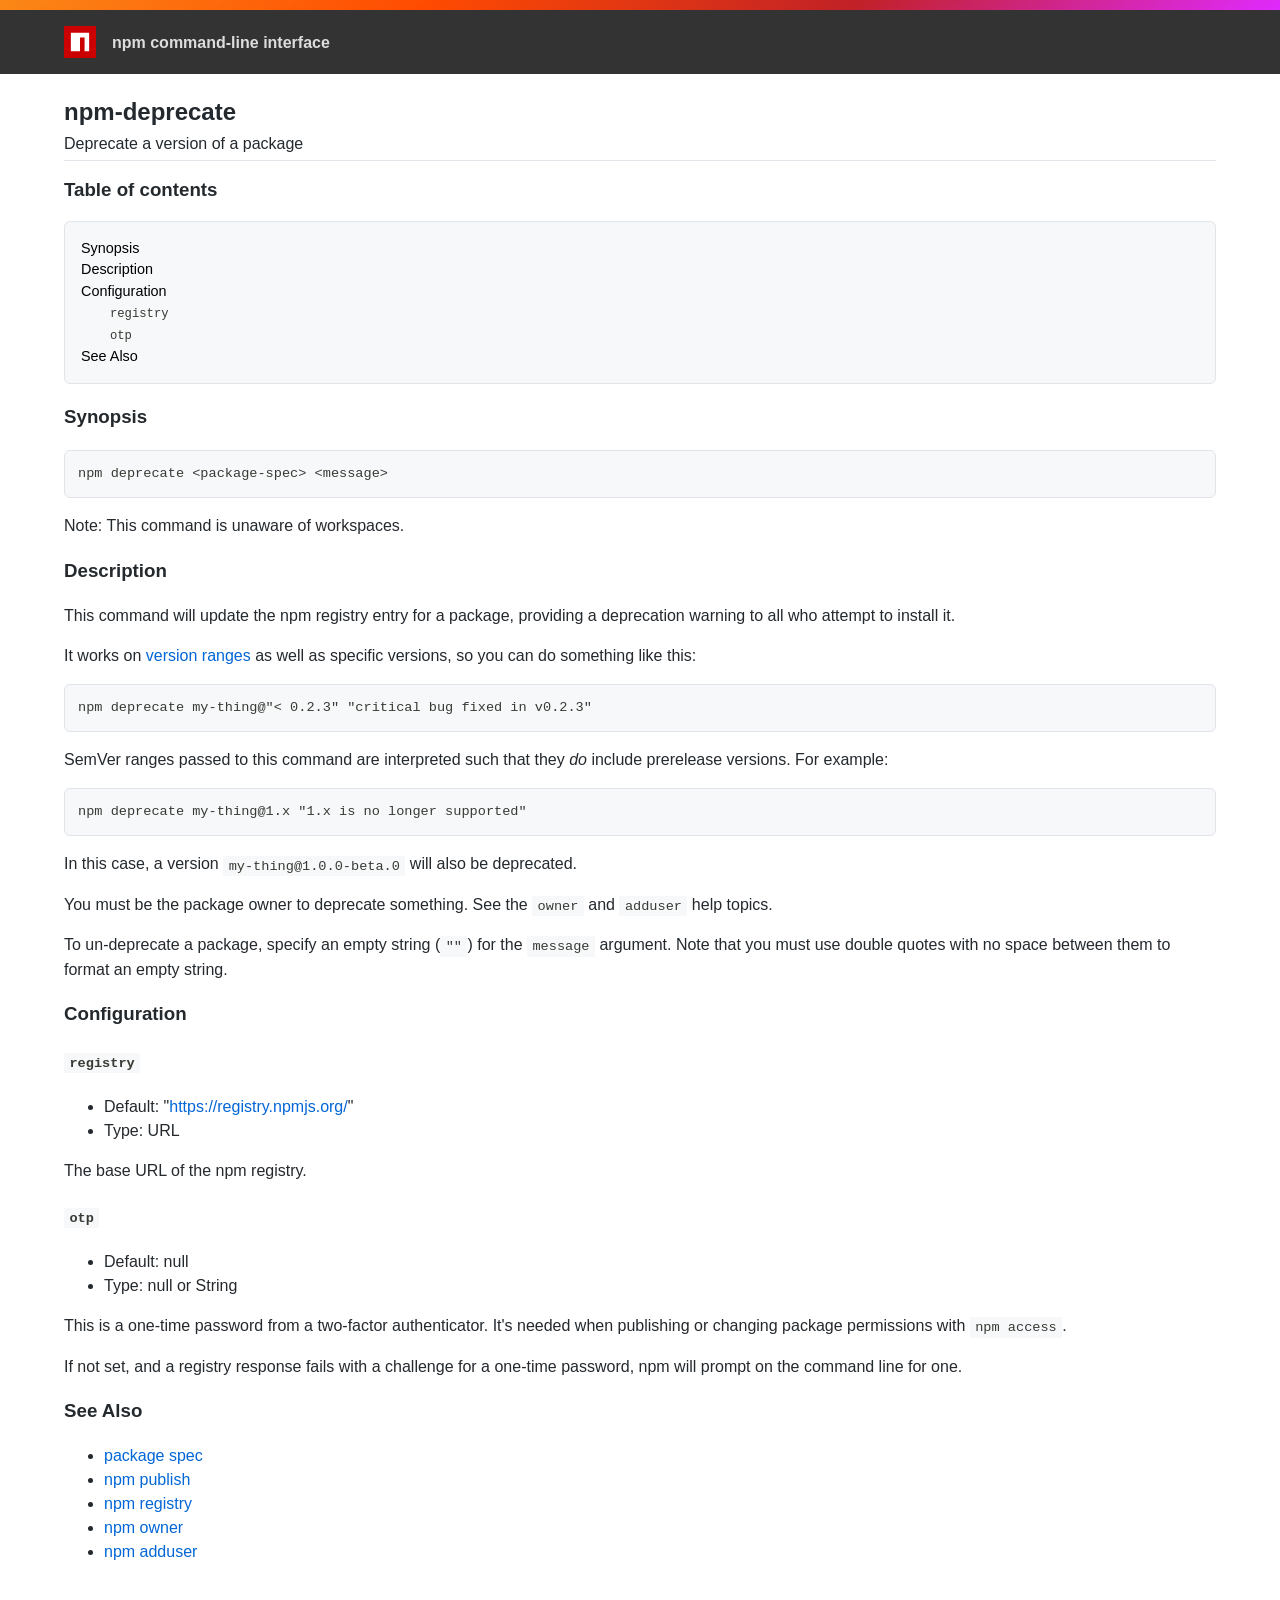
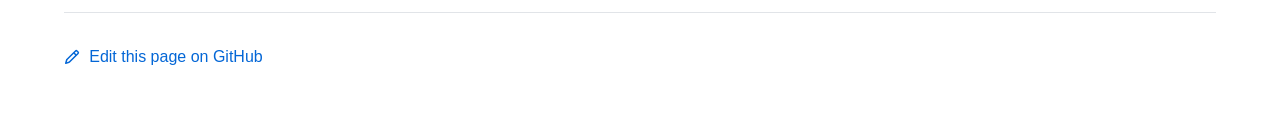
<file: node_portable/lib/node_modules/npm/docs/output/commands/npm-deprecate.html>
<!DOCTYPE html><html><head>
<meta charset="utf-8">
<title>npm-deprecate</title>
<style>
body {
    background-color: #ffffff;
    color: #24292e;

    margin: 0;

    line-height: 1.5;

    font-family: -apple-system, BlinkMacSystemFont, "Segoe UI", Helvetica, Arial, sans-serif, "Apple Color Emoji", "Segoe UI Emoji";
}
#rainbar {
    height: 10px;
    background-image: linear-gradient(139deg, #fb8817, #ff4b01, #c12127, #e02aff);
}

a {
    text-decoration: none;
    color: #0366d6;
}
a:hover {
    text-decoration: underline;
}

pre {
    margin: 1em 0px;
    padding: 1em;
    border: solid 1px #e1e4e8;
    border-radius: 6px;

    display: block;
    overflow: auto;

    white-space: pre;

    background-color: #f6f8fa;
    color: #393a34;
}
code {
    font-family: SFMono-Regular, Consolas, "Liberation Mono", Menlo, Courier, monospace;
    font-size: 85%;
    padding: 0.2em 0.4em;
    background-color: #f6f8fa;
    color: #393a34;
}
pre > code {
    padding: 0;
    background-color: inherit;
    color: inherit;
}
h1, h2, h3 {
    font-weight: 600;
}

#logobar {
    background-color: #333333;
    margin: 0 auto;
    padding: 1em 4em;
}
#logobar .logo {
    float: left;
}
#logobar .title {
    font-weight: 600;
    color: #dddddd;
    float: left;
    margin: 5px 0 0 1em;
}
#logobar:after {
    content: "";
    display: block;
    clear: both;
}

#content {
    margin: 0 auto;
    padding: 0 4em;
}

#table_of_contents > h2 {
    font-size: 1.17em;
}
#table_of_contents ul:first-child {
    border: solid 1px #e1e4e8;
    border-radius: 6px;
    padding: 1em;
    background-color: #f6f8fa;
    color: #393a34;
}
#table_of_contents ul {
    list-style-type: none;
    padding-left: 1.5em;
}
#table_of_contents li {
    font-size: 0.9em;
}
#table_of_contents li a {
    color: #000000;
}

header.title {
    border-bottom: solid 1px #e1e4e8;
}
header.title > h1 {
    margin-bottom: 0.25em;
}
header.title > .description {
    display: block;
    margin-bottom: 0.5em;
    line-height: 1;
}

footer#edit {
    border-top: solid 1px #e1e4e8;
    margin: 3em 0 4em 0;
    padding-top: 2em;
}
</style>
</head>
<body>
<div id="banner">
<div id="rainbar"></div>
<div id="logobar">
<svg class="logo" role="img" height="32" width="32" viewBox="0 0 700 700">
<polygon fill="#cb0000" points="0,700 700,700 700,0 0,0"></polygon>
<polygon fill="#ffffff" points="150,550 350,550 350,250 450,250 450,550 550,550 550,150 150,150"></polygon>
</svg>
<div class="title">
npm command-line interface
</div>
</div>
</div>

<section id="content">
<header class="title">
<h1 id="npm-deprecate">npm-deprecate</h1>
<span class="description">Deprecate a version of a package</span>
</header>

<section id="table_of_contents">
<h2 id="table-of-contents">Table of contents</h2>
<div id="_table_of_contents"><ul><li><a href="#synopsis">Synopsis</a></li><li><a href="#description">Description</a></li><li><a href="#configuration">Configuration</a></li><ul><li><a href="#registry"><code>registry</code></a></li><li><a href="#otp"><code>otp</code></a></li></ul><li><a href="#see-also">See Also</a></li></ul></div>
</section>

<div id="_content"><h3 id="synopsis">Synopsis</h3>
<pre><code class="language-bash">npm deprecate &lt;package-spec&gt; &lt;message&gt;
</code></pre>
<p>Note: This command is unaware of workspaces.</p>
<h3 id="description">Description</h3>
<p>This command will update the npm registry entry for a package, providing a
deprecation warning to all who attempt to install it.</p>
<p>It works on <a href="https://semver.npmjs.com/">version ranges</a> as well as specific
versions, so you can do something like this:</p>
<pre><code class="language-bash">npm deprecate my-thing@"&lt; 0.2.3" "critical bug fixed in v0.2.3"
</code></pre>
<p>SemVer ranges passed to this command are interpreted such that they <em>do</em>
include prerelease versions.  For example:</p>
<pre><code class="language-bash">npm deprecate my-thing@1.x "1.x is no longer supported"
</code></pre>
<p>In this case, a version <code>my-thing@1.0.0-beta.0</code> will also be deprecated.</p>
<p>You must be the package owner to deprecate something.  See the <code>owner</code> and
<code>adduser</code> help topics.</p>
<p>To un-deprecate a package, specify an empty string (<code>""</code>) for the <code>message</code>
argument. Note that you must use double quotes with no space between them to
format an empty string.</p>
<h3 id="configuration">Configuration</h3>
<h4 id="registry"><code>registry</code></h4>
<ul>
<li>Default: "<a href="https://registry.npmjs.org/">https://registry.npmjs.org/</a>"</li>
<li>Type: URL</li>
</ul>
<p>The base URL of the npm registry.</p>
<h4 id="otp"><code>otp</code></h4>
<ul>
<li>Default: null</li>
<li>Type: null or String</li>
</ul>
<p>This is a one-time password from a two-factor authenticator. It's needed
when publishing or changing package permissions with <code>npm access</code>.</p>
<p>If not set, and a registry response fails with a challenge for a one-time
password, npm will prompt on the command line for one.</p>
<h3 id="see-also">See Also</h3>
<ul>
<li><a href="../using-npm/package-spec.html">package spec</a></li>
<li><a href="../commands/npm-publish.html">npm publish</a></li>
<li><a href="../using-npm/registry.html">npm registry</a></li>
<li><a href="../commands/npm-owner.html">npm owner</a></li>
<li><a href="../commands/npm-adduser.html">npm adduser</a></li>
</ul></div>

<footer id="edit">
<a href="https://github.com/npm/cli/edit/latest/docs/content/commands/npm-deprecate.md">
<svg role="img" viewBox="0 0 16 16" width="16" height="16" fill="currentcolor" style="vertical-align: text-bottom; margin-right: 0.3em;">
<path fill-rule="evenodd" d="M11.013 1.427a1.75 1.75 0 012.474 0l1.086 1.086a1.75 1.75 0 010 2.474l-8.61 8.61c-.21.21-.47.364-.756.445l-3.251.93a.75.75 0 01-.927-.928l.929-3.25a1.75 1.75 0 01.445-.758l8.61-8.61zm1.414 1.06a.25.25 0 00-.354 0L10.811 3.75l1.439 1.44 1.263-1.263a.25.25 0 000-.354l-1.086-1.086zM11.189 6.25L9.75 4.81l-6.286 6.287a.25.25 0 00-.064.108l-.558 1.953 1.953-.558a.249.249 0 00.108-.064l6.286-6.286z"></path>
</svg>
Edit this page on GitHub
</a>
</footer>
</section>



</body></html>
</file>
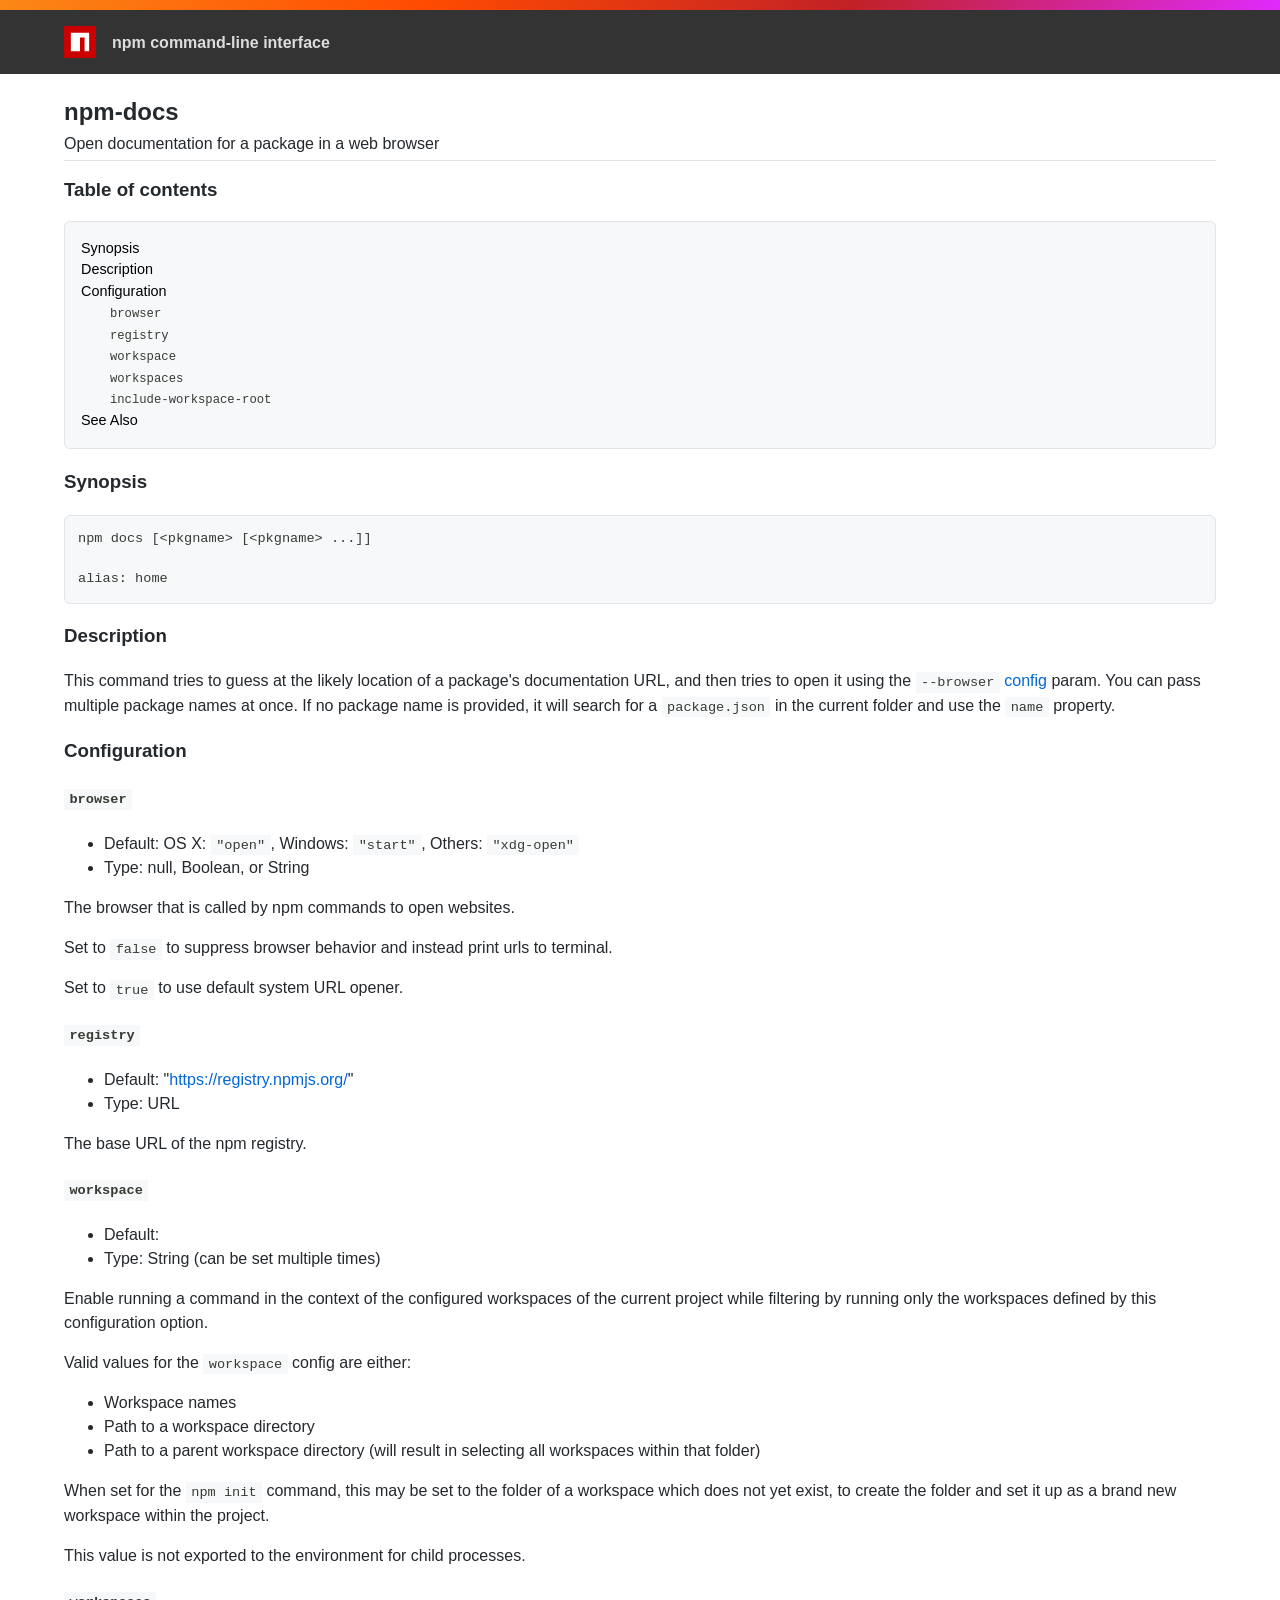
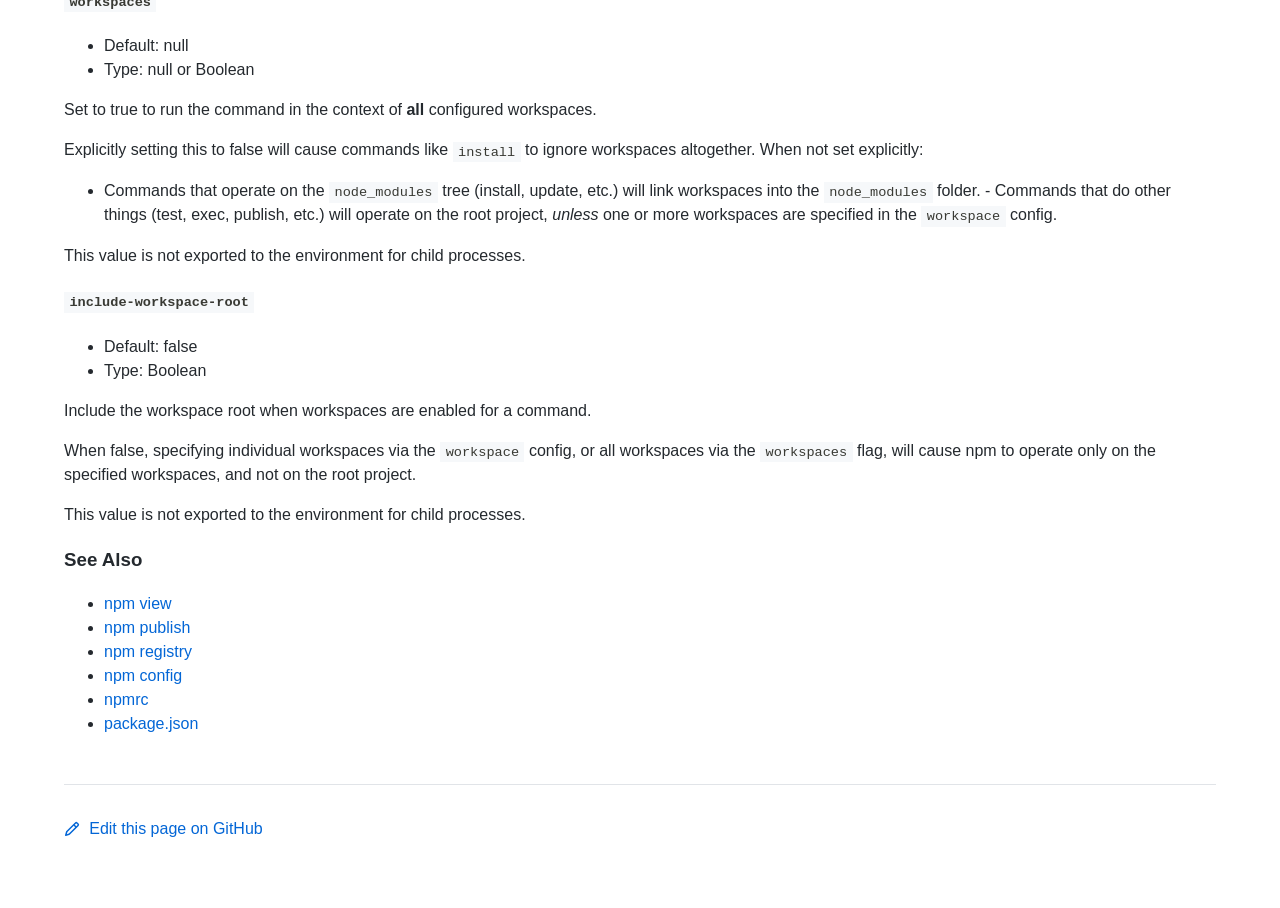
<file: node_portable/lib/node_modules/npm/docs/output/commands/npm-docs.html>
<!DOCTYPE html><html><head>
<meta charset="utf-8">
<title>npm-docs</title>
<style>
body {
    background-color: #ffffff;
    color: #24292e;

    margin: 0;

    line-height: 1.5;

    font-family: -apple-system, BlinkMacSystemFont, "Segoe UI", Helvetica, Arial, sans-serif, "Apple Color Emoji", "Segoe UI Emoji";
}
#rainbar {
    height: 10px;
    background-image: linear-gradient(139deg, #fb8817, #ff4b01, #c12127, #e02aff);
}

a {
    text-decoration: none;
    color: #0366d6;
}
a:hover {
    text-decoration: underline;
}

pre {
    margin: 1em 0px;
    padding: 1em;
    border: solid 1px #e1e4e8;
    border-radius: 6px;

    display: block;
    overflow: auto;

    white-space: pre;

    background-color: #f6f8fa;
    color: #393a34;
}
code {
    font-family: SFMono-Regular, Consolas, "Liberation Mono", Menlo, Courier, monospace;
    font-size: 85%;
    padding: 0.2em 0.4em;
    background-color: #f6f8fa;
    color: #393a34;
}
pre > code {
    padding: 0;
    background-color: inherit;
    color: inherit;
}
h1, h2, h3 {
    font-weight: 600;
}

#logobar {
    background-color: #333333;
    margin: 0 auto;
    padding: 1em 4em;
}
#logobar .logo {
    float: left;
}
#logobar .title {
    font-weight: 600;
    color: #dddddd;
    float: left;
    margin: 5px 0 0 1em;
}
#logobar:after {
    content: "";
    display: block;
    clear: both;
}

#content {
    margin: 0 auto;
    padding: 0 4em;
}

#table_of_contents > h2 {
    font-size: 1.17em;
}
#table_of_contents ul:first-child {
    border: solid 1px #e1e4e8;
    border-radius: 6px;
    padding: 1em;
    background-color: #f6f8fa;
    color: #393a34;
}
#table_of_contents ul {
    list-style-type: none;
    padding-left: 1.5em;
}
#table_of_contents li {
    font-size: 0.9em;
}
#table_of_contents li a {
    color: #000000;
}

header.title {
    border-bottom: solid 1px #e1e4e8;
}
header.title > h1 {
    margin-bottom: 0.25em;
}
header.title > .description {
    display: block;
    margin-bottom: 0.5em;
    line-height: 1;
}

footer#edit {
    border-top: solid 1px #e1e4e8;
    margin: 3em 0 4em 0;
    padding-top: 2em;
}
</style>
</head>
<body>
<div id="banner">
<div id="rainbar"></div>
<div id="logobar">
<svg class="logo" role="img" height="32" width="32" viewBox="0 0 700 700">
<polygon fill="#cb0000" points="0,700 700,700 700,0 0,0"></polygon>
<polygon fill="#ffffff" points="150,550 350,550 350,250 450,250 450,550 550,550 550,150 150,150"></polygon>
</svg>
<div class="title">
npm command-line interface
</div>
</div>
</div>

<section id="content">
<header class="title">
<h1 id="npm-docs">npm-docs</h1>
<span class="description">Open documentation for a package in a web browser</span>
</header>

<section id="table_of_contents">
<h2 id="table-of-contents">Table of contents</h2>
<div id="_table_of_contents"><ul><li><a href="#synopsis">Synopsis</a></li><li><a href="#description">Description</a></li><li><a href="#configuration">Configuration</a></li><ul><li><a href="#browser"><code>browser</code></a></li><li><a href="#registry"><code>registry</code></a></li><li><a href="#workspace"><code>workspace</code></a></li><li><a href="#workspaces"><code>workspaces</code></a></li><li><a href="#include-workspace-root"><code>include-workspace-root</code></a></li></ul><li><a href="#see-also">See Also</a></li></ul></div>
</section>

<div id="_content"><h3 id="synopsis">Synopsis</h3>
<pre><code class="language-bash">npm docs [&lt;pkgname&gt; [&lt;pkgname&gt; ...]]

alias: home
</code></pre>
<h3 id="description">Description</h3>
<p>This command tries to guess at the likely location of a package's
documentation URL, and then tries to open it using the
<a href="../using-npm/config#browser.html"><code>--browser</code> config</a> param. You can pass multiple
package names at once. If no package name is provided, it will search for a
<code>package.json</code> in the current folder and use the <code>name</code> property.</p>
<h3 id="configuration">Configuration</h3>
<h4 id="browser"><code>browser</code></h4>
<ul>
<li>Default: OS X: <code>"open"</code>, Windows: <code>"start"</code>, Others: <code>"xdg-open"</code></li>
<li>Type: null, Boolean, or String</li>
</ul>
<p>The browser that is called by npm commands to open websites.</p>
<p>Set to <code>false</code> to suppress browser behavior and instead print urls to
terminal.</p>
<p>Set to <code>true</code> to use default system URL opener.</p>
<h4 id="registry"><code>registry</code></h4>
<ul>
<li>Default: "<a href="https://registry.npmjs.org/">https://registry.npmjs.org/</a>"</li>
<li>Type: URL</li>
</ul>
<p>The base URL of the npm registry.</p>
<h4 id="workspace"><code>workspace</code></h4>
<ul>
<li>Default:</li>
<li>Type: String (can be set multiple times)</li>
</ul>
<p>Enable running a command in the context of the configured workspaces of the
current project while filtering by running only the workspaces defined by
this configuration option.</p>
<p>Valid values for the <code>workspace</code> config are either:</p>
<ul>
<li>Workspace names</li>
<li>Path to a workspace directory</li>
<li>Path to a parent workspace directory (will result in selecting all
workspaces within that folder)</li>
</ul>
<p>When set for the <code>npm init</code> command, this may be set to the folder of a
workspace which does not yet exist, to create the folder and set it up as a
brand new workspace within the project.</p>
<p>This value is not exported to the environment for child processes.</p>
<h4 id="workspaces"><code>workspaces</code></h4>
<ul>
<li>Default: null</li>
<li>Type: null or Boolean</li>
</ul>
<p>Set to true to run the command in the context of <strong>all</strong> configured
workspaces.</p>
<p>Explicitly setting this to false will cause commands like <code>install</code> to
ignore workspaces altogether. When not set explicitly:</p>
<ul>
<li>Commands that operate on the <code>node_modules</code> tree (install, update, etc.)
will link workspaces into the <code>node_modules</code> folder. - Commands that do
other things (test, exec, publish, etc.) will operate on the root project,
<em>unless</em> one or more workspaces are specified in the <code>workspace</code> config.</li>
</ul>
<p>This value is not exported to the environment for child processes.</p>
<h4 id="include-workspace-root"><code>include-workspace-root</code></h4>
<ul>
<li>Default: false</li>
<li>Type: Boolean</li>
</ul>
<p>Include the workspace root when workspaces are enabled for a command.</p>
<p>When false, specifying individual workspaces via the <code>workspace</code> config, or
all workspaces via the <code>workspaces</code> flag, will cause npm to operate only on
the specified workspaces, and not on the root project.</p>
<p>This value is not exported to the environment for child processes.</p>
<h3 id="see-also">See Also</h3>
<ul>
<li><a href="../commands/npm-view.html">npm view</a></li>
<li><a href="../commands/npm-publish.html">npm publish</a></li>
<li><a href="../using-npm/registry.html">npm registry</a></li>
<li><a href="../commands/npm-config.html">npm config</a></li>
<li><a href="../configuring-npm/npmrc.html">npmrc</a></li>
<li><a href="../configuring-npm/package-json.html">package.json</a></li>
</ul></div>

<footer id="edit">
<a href="https://github.com/npm/cli/edit/latest/docs/content/commands/npm-docs.md">
<svg role="img" viewBox="0 0 16 16" width="16" height="16" fill="currentcolor" style="vertical-align: text-bottom; margin-right: 0.3em;">
<path fill-rule="evenodd" d="M11.013 1.427a1.75 1.75 0 012.474 0l1.086 1.086a1.75 1.75 0 010 2.474l-8.61 8.61c-.21.21-.47.364-.756.445l-3.251.93a.75.75 0 01-.927-.928l.929-3.25a1.75 1.75 0 01.445-.758l8.61-8.61zm1.414 1.06a.25.25 0 00-.354 0L10.811 3.75l1.439 1.44 1.263-1.263a.25.25 0 000-.354l-1.086-1.086zM11.189 6.25L9.75 4.81l-6.286 6.287a.25.25 0 00-.064.108l-.558 1.953 1.953-.558a.249.249 0 00.108-.064l6.286-6.286z"></path>
</svg>
Edit this page on GitHub
</a>
</footer>
</section>



</body></html>
</file>
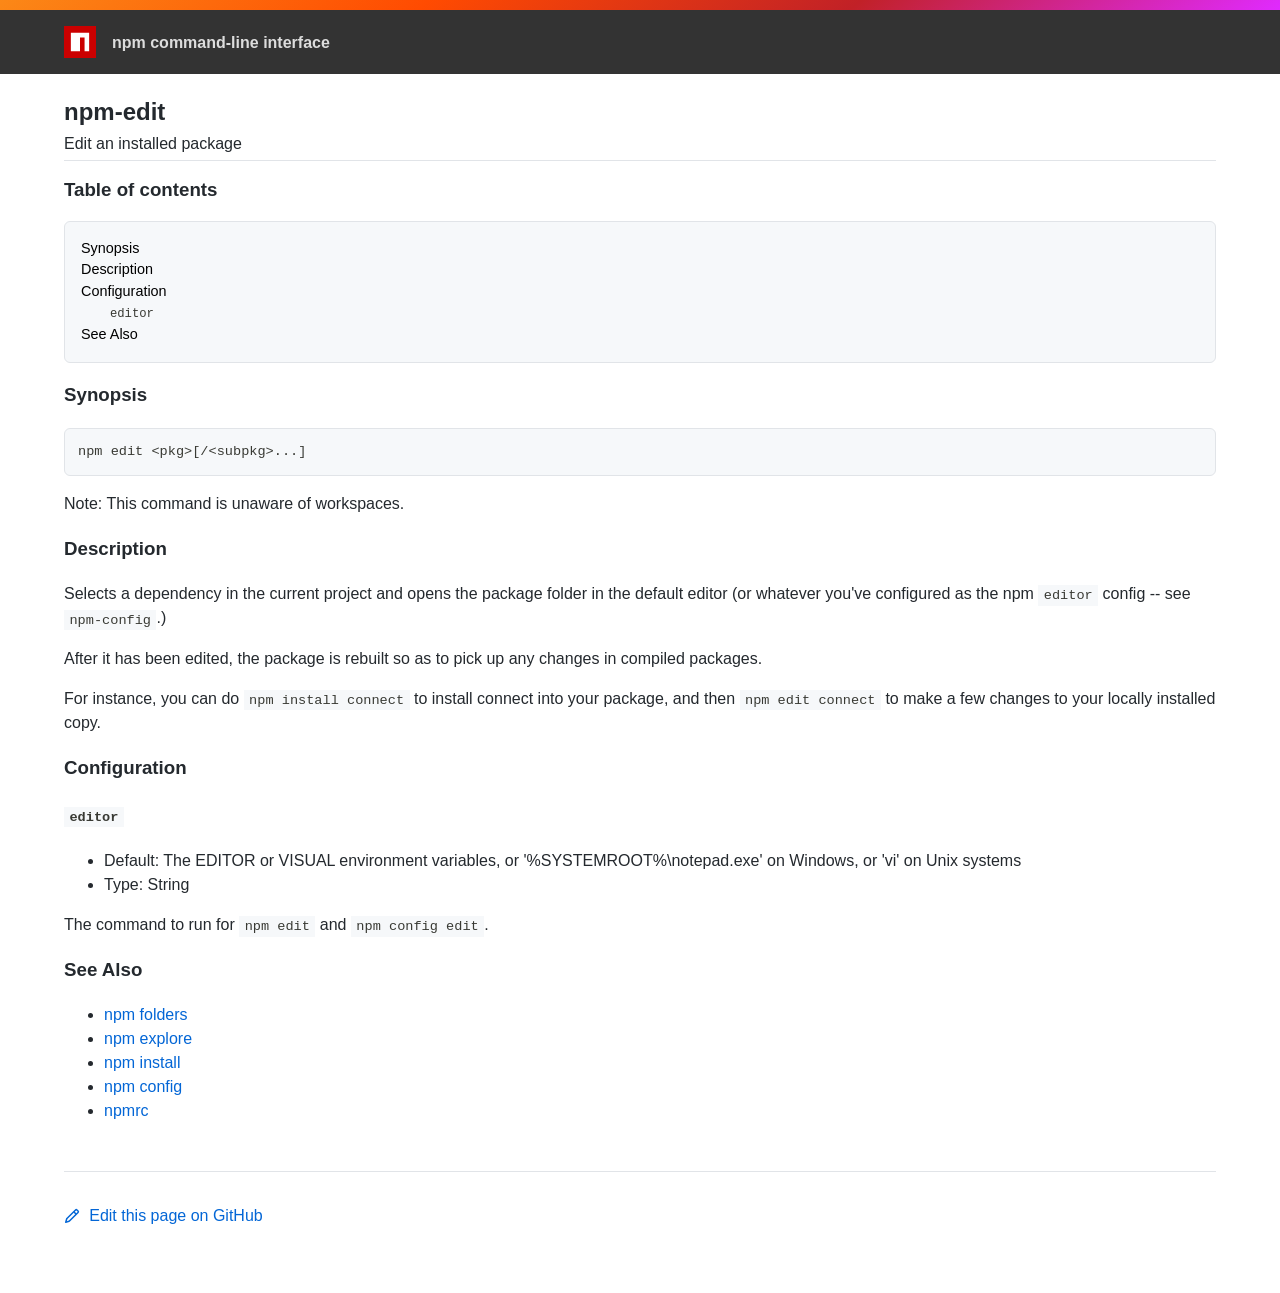
<file: node_portable/lib/node_modules/npm/docs/output/commands/npm-edit.html>
<!DOCTYPE html><html><head>
<meta charset="utf-8">
<title>npm-edit</title>
<style>
body {
    background-color: #ffffff;
    color: #24292e;

    margin: 0;

    line-height: 1.5;

    font-family: -apple-system, BlinkMacSystemFont, "Segoe UI", Helvetica, Arial, sans-serif, "Apple Color Emoji", "Segoe UI Emoji";
}
#rainbar {
    height: 10px;
    background-image: linear-gradient(139deg, #fb8817, #ff4b01, #c12127, #e02aff);
}

a {
    text-decoration: none;
    color: #0366d6;
}
a:hover {
    text-decoration: underline;
}

pre {
    margin: 1em 0px;
    padding: 1em;
    border: solid 1px #e1e4e8;
    border-radius: 6px;

    display: block;
    overflow: auto;

    white-space: pre;

    background-color: #f6f8fa;
    color: #393a34;
}
code {
    font-family: SFMono-Regular, Consolas, "Liberation Mono", Menlo, Courier, monospace;
    font-size: 85%;
    padding: 0.2em 0.4em;
    background-color: #f6f8fa;
    color: #393a34;
}
pre > code {
    padding: 0;
    background-color: inherit;
    color: inherit;
}
h1, h2, h3 {
    font-weight: 600;
}

#logobar {
    background-color: #333333;
    margin: 0 auto;
    padding: 1em 4em;
}
#logobar .logo {
    float: left;
}
#logobar .title {
    font-weight: 600;
    color: #dddddd;
    float: left;
    margin: 5px 0 0 1em;
}
#logobar:after {
    content: "";
    display: block;
    clear: both;
}

#content {
    margin: 0 auto;
    padding: 0 4em;
}

#table_of_contents > h2 {
    font-size: 1.17em;
}
#table_of_contents ul:first-child {
    border: solid 1px #e1e4e8;
    border-radius: 6px;
    padding: 1em;
    background-color: #f6f8fa;
    color: #393a34;
}
#table_of_contents ul {
    list-style-type: none;
    padding-left: 1.5em;
}
#table_of_contents li {
    font-size: 0.9em;
}
#table_of_contents li a {
    color: #000000;
}

header.title {
    border-bottom: solid 1px #e1e4e8;
}
header.title > h1 {
    margin-bottom: 0.25em;
}
header.title > .description {
    display: block;
    margin-bottom: 0.5em;
    line-height: 1;
}

footer#edit {
    border-top: solid 1px #e1e4e8;
    margin: 3em 0 4em 0;
    padding-top: 2em;
}
</style>
</head>
<body>
<div id="banner">
<div id="rainbar"></div>
<div id="logobar">
<svg class="logo" role="img" height="32" width="32" viewBox="0 0 700 700">
<polygon fill="#cb0000" points="0,700 700,700 700,0 0,0"></polygon>
<polygon fill="#ffffff" points="150,550 350,550 350,250 450,250 450,550 550,550 550,150 150,150"></polygon>
</svg>
<div class="title">
npm command-line interface
</div>
</div>
</div>

<section id="content">
<header class="title">
<h1 id="npm-edit">npm-edit</h1>
<span class="description">Edit an installed package</span>
</header>

<section id="table_of_contents">
<h2 id="table-of-contents">Table of contents</h2>
<div id="_table_of_contents"><ul><li><a href="#synopsis">Synopsis</a></li><li><a href="#description">Description</a></li><li><a href="#configuration">Configuration</a></li><ul><li><a href="#editor"><code>editor</code></a></li></ul><li><a href="#see-also">See Also</a></li></ul></div>
</section>

<div id="_content"><h3 id="synopsis">Synopsis</h3>
<pre><code class="language-bash">npm edit &lt;pkg&gt;[/&lt;subpkg&gt;...]
</code></pre>
<p>Note: This command is unaware of workspaces.</p>
<h3 id="description">Description</h3>
<p>Selects a dependency in the current project and opens the package folder in
the default editor (or whatever you've configured as the npm <code>editor</code>
config -- see <a href="npm-config"><code>npm-config</code></a>.)</p>
<p>After it has been edited, the package is rebuilt so as to pick up any
changes in compiled packages.</p>
<p>For instance, you can do <code>npm install connect</code> to install connect
into your package, and then <code>npm edit connect</code> to make a few
changes to your locally installed copy.</p>
<h3 id="configuration">Configuration</h3>
<h4 id="editor"><code>editor</code></h4>
<ul>
<li>Default: The EDITOR or VISUAL environment variables, or
'%SYSTEMROOT%\notepad.exe' on Windows, or 'vi' on Unix systems</li>
<li>Type: String</li>
</ul>
<p>The command to run for <code>npm edit</code> and <code>npm config edit</code>.</p>
<h3 id="see-also">See Also</h3>
<ul>
<li><a href="../configuring-npm/folders.html">npm folders</a></li>
<li><a href="../commands/npm-explore.html">npm explore</a></li>
<li><a href="../commands/npm-install.html">npm install</a></li>
<li><a href="../commands/npm-config.html">npm config</a></li>
<li><a href="../configuring-npm/npmrc.html">npmrc</a></li>
</ul></div>

<footer id="edit">
<a href="https://github.com/npm/cli/edit/latest/docs/content/commands/npm-edit.md">
<svg role="img" viewBox="0 0 16 16" width="16" height="16" fill="currentcolor" style="vertical-align: text-bottom; margin-right: 0.3em;">
<path fill-rule="evenodd" d="M11.013 1.427a1.75 1.75 0 012.474 0l1.086 1.086a1.75 1.75 0 010 2.474l-8.61 8.61c-.21.21-.47.364-.756.445l-3.251.93a.75.75 0 01-.927-.928l.929-3.25a1.75 1.75 0 01.445-.758l8.61-8.61zm1.414 1.06a.25.25 0 00-.354 0L10.811 3.75l1.439 1.44 1.263-1.263a.25.25 0 000-.354l-1.086-1.086zM11.189 6.25L9.75 4.81l-6.286 6.287a.25.25 0 00-.064.108l-.558 1.953 1.953-.558a.249.249 0 00.108-.064l6.286-6.286z"></path>
</svg>
Edit this page on GitHub
</a>
</footer>
</section>



</body></html>
</file>
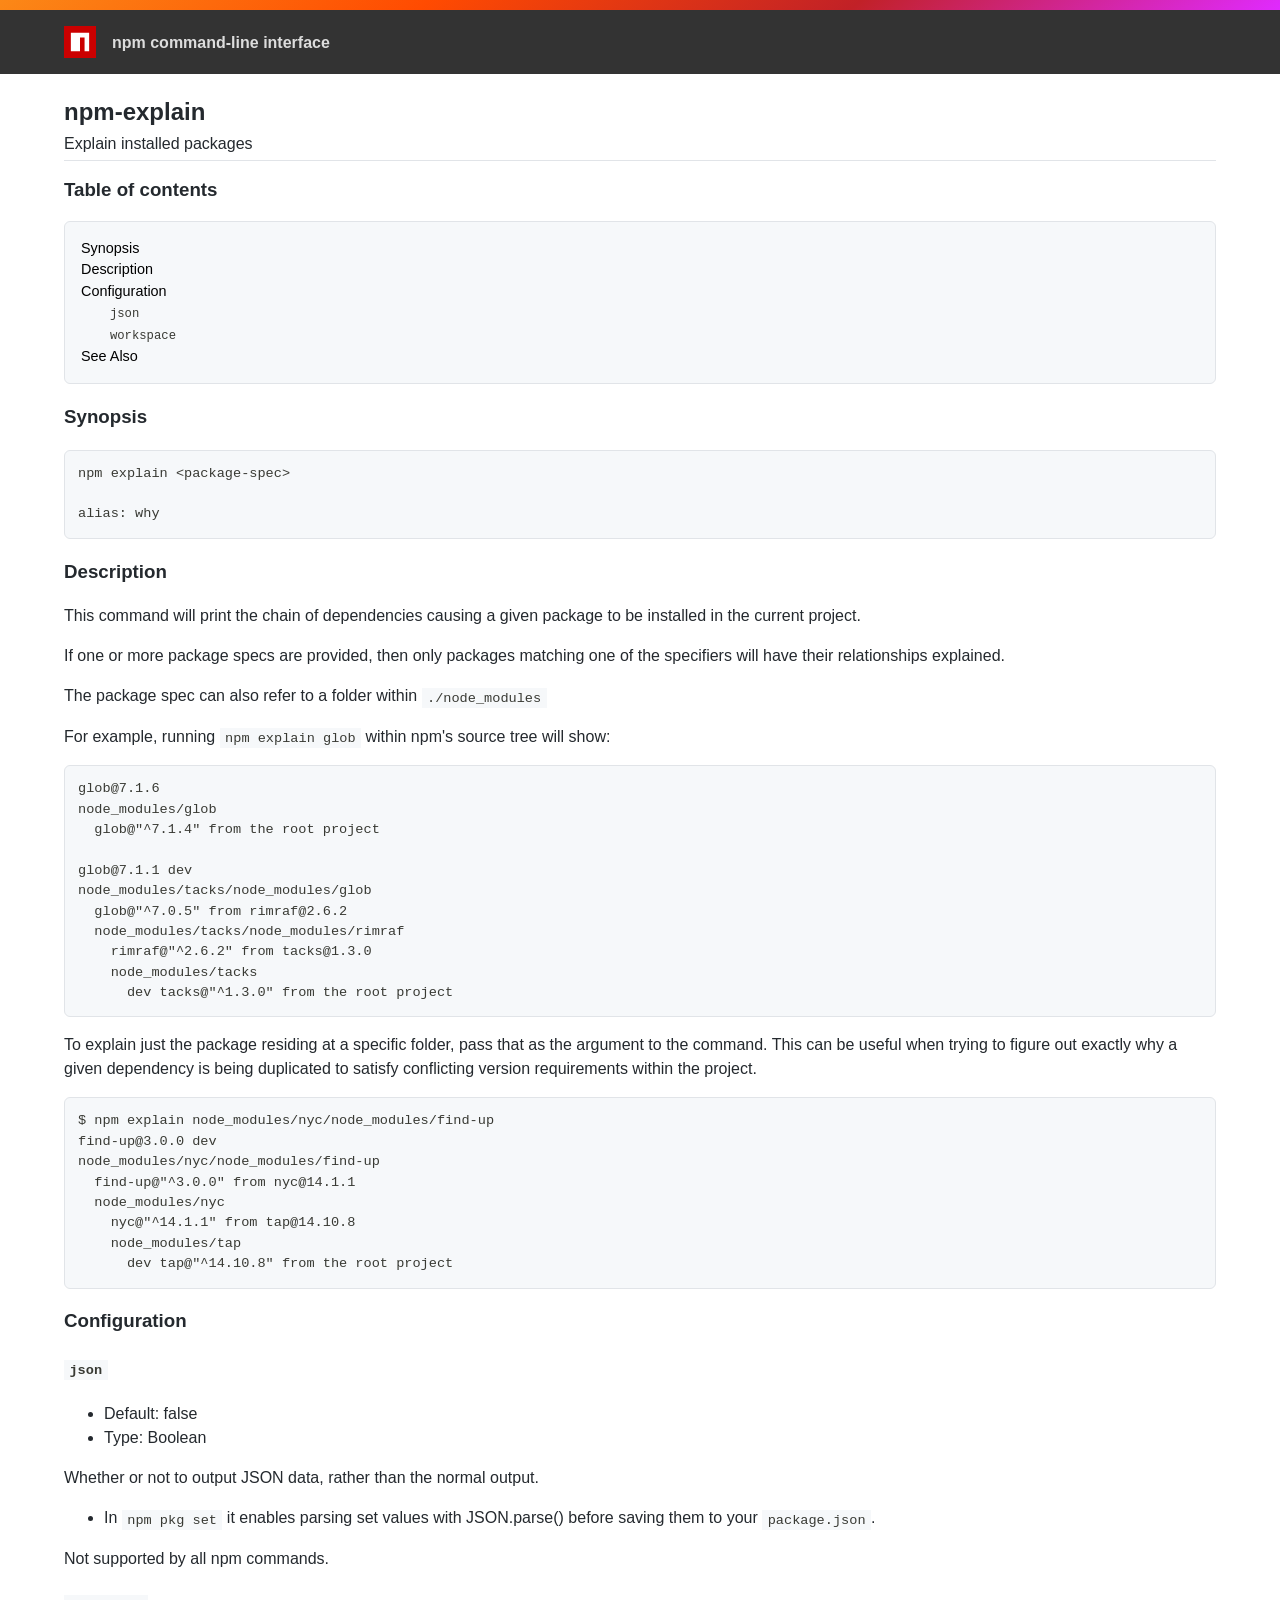
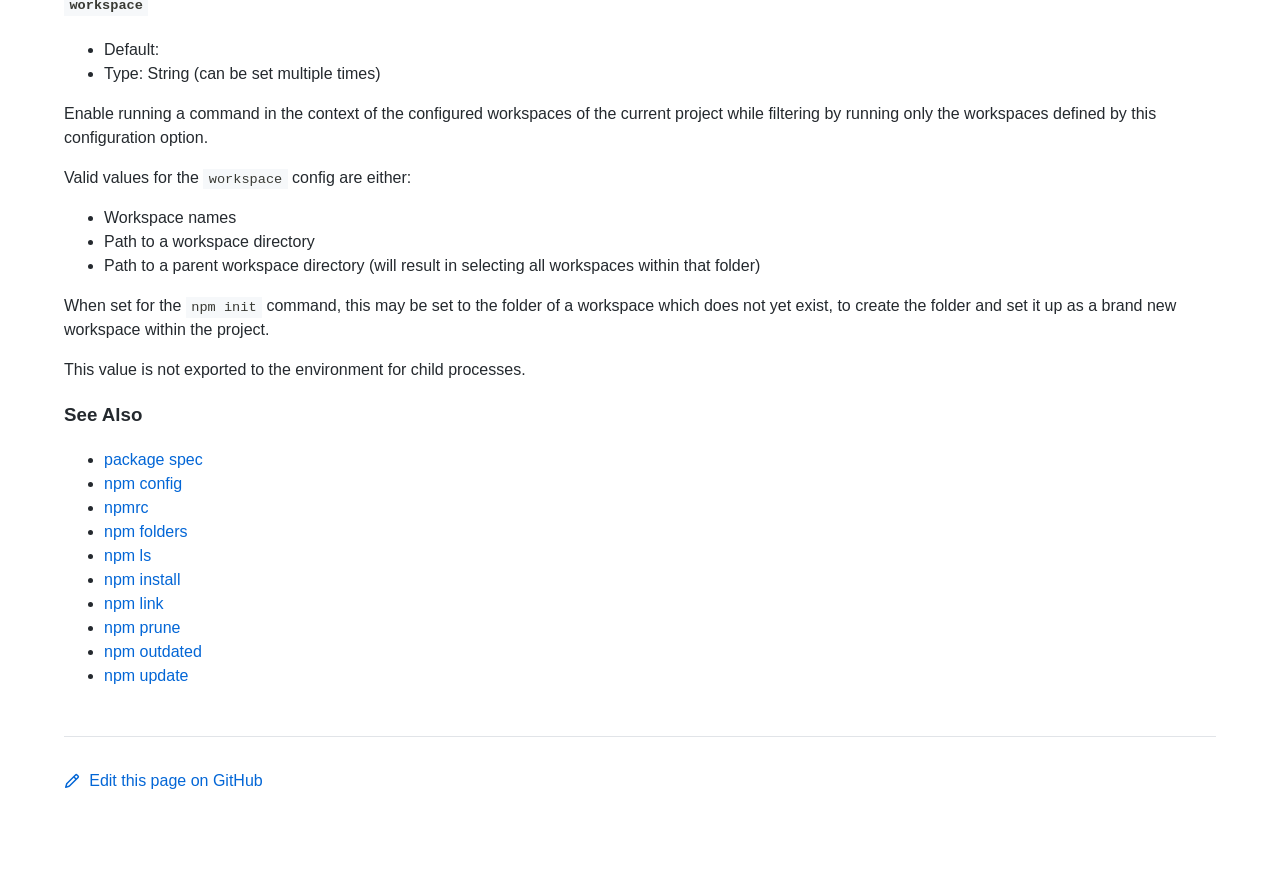
<file: node_portable/lib/node_modules/npm/docs/output/commands/npm-explain.html>
<!DOCTYPE html><html><head>
<meta charset="utf-8">
<title>npm-explain</title>
<style>
body {
    background-color: #ffffff;
    color: #24292e;

    margin: 0;

    line-height: 1.5;

    font-family: -apple-system, BlinkMacSystemFont, "Segoe UI", Helvetica, Arial, sans-serif, "Apple Color Emoji", "Segoe UI Emoji";
}
#rainbar {
    height: 10px;
    background-image: linear-gradient(139deg, #fb8817, #ff4b01, #c12127, #e02aff);
}

a {
    text-decoration: none;
    color: #0366d6;
}
a:hover {
    text-decoration: underline;
}

pre {
    margin: 1em 0px;
    padding: 1em;
    border: solid 1px #e1e4e8;
    border-radius: 6px;

    display: block;
    overflow: auto;

    white-space: pre;

    background-color: #f6f8fa;
    color: #393a34;
}
code {
    font-family: SFMono-Regular, Consolas, "Liberation Mono", Menlo, Courier, monospace;
    font-size: 85%;
    padding: 0.2em 0.4em;
    background-color: #f6f8fa;
    color: #393a34;
}
pre > code {
    padding: 0;
    background-color: inherit;
    color: inherit;
}
h1, h2, h3 {
    font-weight: 600;
}

#logobar {
    background-color: #333333;
    margin: 0 auto;
    padding: 1em 4em;
}
#logobar .logo {
    float: left;
}
#logobar .title {
    font-weight: 600;
    color: #dddddd;
    float: left;
    margin: 5px 0 0 1em;
}
#logobar:after {
    content: "";
    display: block;
    clear: both;
}

#content {
    margin: 0 auto;
    padding: 0 4em;
}

#table_of_contents > h2 {
    font-size: 1.17em;
}
#table_of_contents ul:first-child {
    border: solid 1px #e1e4e8;
    border-radius: 6px;
    padding: 1em;
    background-color: #f6f8fa;
    color: #393a34;
}
#table_of_contents ul {
    list-style-type: none;
    padding-left: 1.5em;
}
#table_of_contents li {
    font-size: 0.9em;
}
#table_of_contents li a {
    color: #000000;
}

header.title {
    border-bottom: solid 1px #e1e4e8;
}
header.title > h1 {
    margin-bottom: 0.25em;
}
header.title > .description {
    display: block;
    margin-bottom: 0.5em;
    line-height: 1;
}

footer#edit {
    border-top: solid 1px #e1e4e8;
    margin: 3em 0 4em 0;
    padding-top: 2em;
}
</style>
</head>
<body>
<div id="banner">
<div id="rainbar"></div>
<div id="logobar">
<svg class="logo" role="img" height="32" width="32" viewBox="0 0 700 700">
<polygon fill="#cb0000" points="0,700 700,700 700,0 0,0"></polygon>
<polygon fill="#ffffff" points="150,550 350,550 350,250 450,250 450,550 550,550 550,150 150,150"></polygon>
</svg>
<div class="title">
npm command-line interface
</div>
</div>
</div>

<section id="content">
<header class="title">
<h1 id="npm-explain">npm-explain</h1>
<span class="description">Explain installed packages</span>
</header>

<section id="table_of_contents">
<h2 id="table-of-contents">Table of contents</h2>
<div id="_table_of_contents"><ul><li><a href="#synopsis">Synopsis</a></li><li><a href="#description">Description</a></li><li><a href="#configuration">Configuration</a></li><ul><li><a href="#json"><code>json</code></a></li><li><a href="#workspace"><code>workspace</code></a></li></ul><li><a href="#see-also">See Also</a></li></ul></div>
</section>

<div id="_content"><h3 id="synopsis">Synopsis</h3>
<pre><code class="language-bash">npm explain &lt;package-spec&gt;

alias: why
</code></pre>
<h3 id="description">Description</h3>
<p>This command will print the chain of dependencies causing a given package
to be installed in the current project.</p>
<p>If one or more package specs are provided, then only packages matching
one of the specifiers will have their relationships explained.</p>
<p>The package spec can also refer to a folder within <code>./node_modules</code></p>
<p>For example, running <code>npm explain glob</code> within npm's source tree will show:</p>
<pre><code class="language-bash">glob@7.1.6
node_modules/glob
  glob@"^7.1.4" from the root project

glob@7.1.1 dev
node_modules/tacks/node_modules/glob
  glob@"^7.0.5" from rimraf@2.6.2
  node_modules/tacks/node_modules/rimraf
    rimraf@"^2.6.2" from tacks@1.3.0
    node_modules/tacks
      dev tacks@"^1.3.0" from the root project
</code></pre>
<p>To explain just the package residing at a specific folder, pass that as the
argument to the command.  This can be useful when trying to figure out
exactly why a given dependency is being duplicated to satisfy conflicting
version requirements within the project.</p>
<pre><code class="language-bash">$ npm explain node_modules/nyc/node_modules/find-up
find-up@3.0.0 dev
node_modules/nyc/node_modules/find-up
  find-up@"^3.0.0" from nyc@14.1.1
  node_modules/nyc
    nyc@"^14.1.1" from tap@14.10.8
    node_modules/tap
      dev tap@"^14.10.8" from the root project
</code></pre>
<h3 id="configuration">Configuration</h3>
<h4 id="json"><code>json</code></h4>
<ul>
<li>Default: false</li>
<li>Type: Boolean</li>
</ul>
<p>Whether or not to output JSON data, rather than the normal output.</p>
<ul>
<li>In <code>npm pkg set</code> it enables parsing set values with JSON.parse() before
saving them to your <code>package.json</code>.</li>
</ul>
<p>Not supported by all npm commands.</p>
<h4 id="workspace"><code>workspace</code></h4>
<ul>
<li>Default:</li>
<li>Type: String (can be set multiple times)</li>
</ul>
<p>Enable running a command in the context of the configured workspaces of the
current project while filtering by running only the workspaces defined by
this configuration option.</p>
<p>Valid values for the <code>workspace</code> config are either:</p>
<ul>
<li>Workspace names</li>
<li>Path to a workspace directory</li>
<li>Path to a parent workspace directory (will result in selecting all
workspaces within that folder)</li>
</ul>
<p>When set for the <code>npm init</code> command, this may be set to the folder of a
workspace which does not yet exist, to create the folder and set it up as a
brand new workspace within the project.</p>
<p>This value is not exported to the environment for child processes.</p>
<h3 id="see-also">See Also</h3>
<ul>
<li><a href="../using-npm/package-spec.html">package spec</a></li>
<li><a href="../commands/npm-config.html">npm config</a></li>
<li><a href="../configuring-npm/npmrc.html">npmrc</a></li>
<li><a href="../configuring-npm/folders.html">npm folders</a></li>
<li><a href="../commands/npm-ls.html">npm ls</a></li>
<li><a href="../commands/npm-install.html">npm install</a></li>
<li><a href="../commands/npm-link.html">npm link</a></li>
<li><a href="../commands/npm-prune.html">npm prune</a></li>
<li><a href="../commands/npm-outdated.html">npm outdated</a></li>
<li><a href="../commands/npm-update.html">npm update</a></li>
</ul></div>

<footer id="edit">
<a href="https://github.com/npm/cli/edit/latest/docs/content/commands/npm-explain.md">
<svg role="img" viewBox="0 0 16 16" width="16" height="16" fill="currentcolor" style="vertical-align: text-bottom; margin-right: 0.3em;">
<path fill-rule="evenodd" d="M11.013 1.427a1.75 1.75 0 012.474 0l1.086 1.086a1.75 1.75 0 010 2.474l-8.61 8.61c-.21.21-.47.364-.756.445l-3.251.93a.75.75 0 01-.927-.928l.929-3.25a1.75 1.75 0 01.445-.758l8.61-8.61zm1.414 1.06a.25.25 0 00-.354 0L10.811 3.75l1.439 1.44 1.263-1.263a.25.25 0 000-.354l-1.086-1.086zM11.189 6.25L9.75 4.81l-6.286 6.287a.25.25 0 00-.064.108l-.558 1.953 1.953-.558a.249.249 0 00.108-.064l6.286-6.286z"></path>
</svg>
Edit this page on GitHub
</a>
</footer>
</section>



</body></html>
</file>
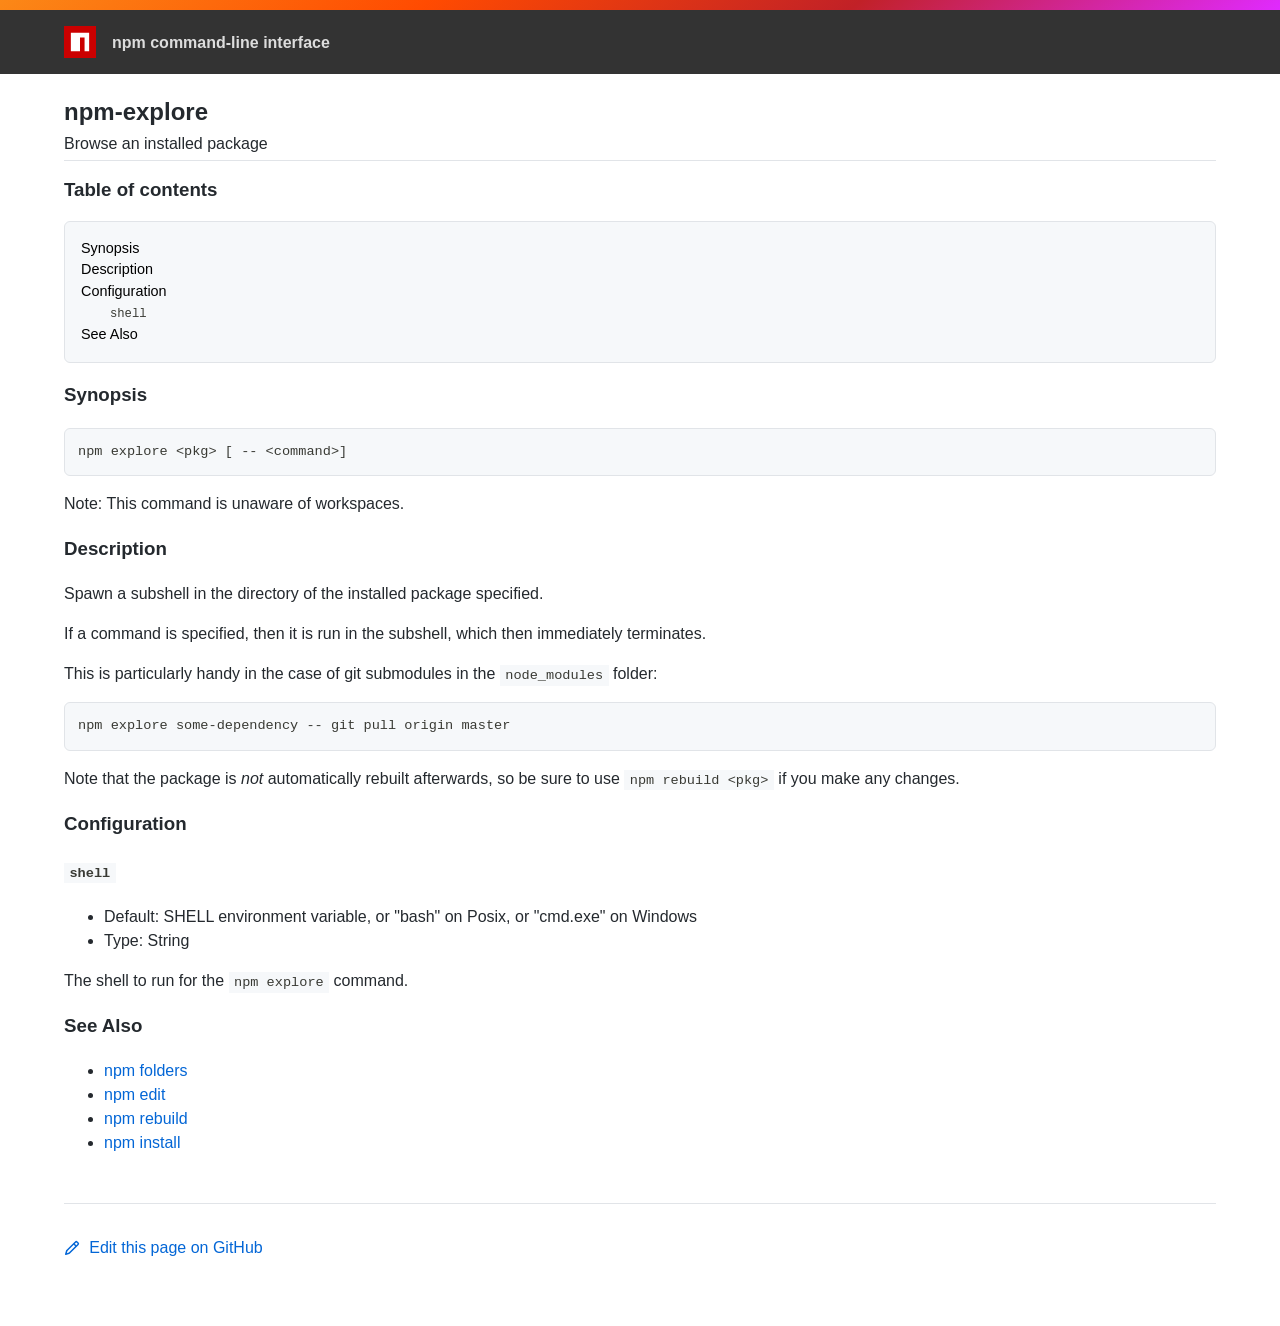
<file: node_portable/lib/node_modules/npm/docs/output/commands/npm-explore.html>
<!DOCTYPE html><html><head>
<meta charset="utf-8">
<title>npm-explore</title>
<style>
body {
    background-color: #ffffff;
    color: #24292e;

    margin: 0;

    line-height: 1.5;

    font-family: -apple-system, BlinkMacSystemFont, "Segoe UI", Helvetica, Arial, sans-serif, "Apple Color Emoji", "Segoe UI Emoji";
}
#rainbar {
    height: 10px;
    background-image: linear-gradient(139deg, #fb8817, #ff4b01, #c12127, #e02aff);
}

a {
    text-decoration: none;
    color: #0366d6;
}
a:hover {
    text-decoration: underline;
}

pre {
    margin: 1em 0px;
    padding: 1em;
    border: solid 1px #e1e4e8;
    border-radius: 6px;

    display: block;
    overflow: auto;

    white-space: pre;

    background-color: #f6f8fa;
    color: #393a34;
}
code {
    font-family: SFMono-Regular, Consolas, "Liberation Mono", Menlo, Courier, monospace;
    font-size: 85%;
    padding: 0.2em 0.4em;
    background-color: #f6f8fa;
    color: #393a34;
}
pre > code {
    padding: 0;
    background-color: inherit;
    color: inherit;
}
h1, h2, h3 {
    font-weight: 600;
}

#logobar {
    background-color: #333333;
    margin: 0 auto;
    padding: 1em 4em;
}
#logobar .logo {
    float: left;
}
#logobar .title {
    font-weight: 600;
    color: #dddddd;
    float: left;
    margin: 5px 0 0 1em;
}
#logobar:after {
    content: "";
    display: block;
    clear: both;
}

#content {
    margin: 0 auto;
    padding: 0 4em;
}

#table_of_contents > h2 {
    font-size: 1.17em;
}
#table_of_contents ul:first-child {
    border: solid 1px #e1e4e8;
    border-radius: 6px;
    padding: 1em;
    background-color: #f6f8fa;
    color: #393a34;
}
#table_of_contents ul {
    list-style-type: none;
    padding-left: 1.5em;
}
#table_of_contents li {
    font-size: 0.9em;
}
#table_of_contents li a {
    color: #000000;
}

header.title {
    border-bottom: solid 1px #e1e4e8;
}
header.title > h1 {
    margin-bottom: 0.25em;
}
header.title > .description {
    display: block;
    margin-bottom: 0.5em;
    line-height: 1;
}

footer#edit {
    border-top: solid 1px #e1e4e8;
    margin: 3em 0 4em 0;
    padding-top: 2em;
}
</style>
</head>
<body>
<div id="banner">
<div id="rainbar"></div>
<div id="logobar">
<svg class="logo" role="img" height="32" width="32" viewBox="0 0 700 700">
<polygon fill="#cb0000" points="0,700 700,700 700,0 0,0"></polygon>
<polygon fill="#ffffff" points="150,550 350,550 350,250 450,250 450,550 550,550 550,150 150,150"></polygon>
</svg>
<div class="title">
npm command-line interface
</div>
</div>
</div>

<section id="content">
<header class="title">
<h1 id="npm-explore">npm-explore</h1>
<span class="description">Browse an installed package</span>
</header>

<section id="table_of_contents">
<h2 id="table-of-contents">Table of contents</h2>
<div id="_table_of_contents"><ul><li><a href="#synopsis">Synopsis</a></li><li><a href="#description">Description</a></li><li><a href="#configuration">Configuration</a></li><ul><li><a href="#shell"><code>shell</code></a></li></ul><li><a href="#see-also">See Also</a></li></ul></div>
</section>

<div id="_content"><h3 id="synopsis">Synopsis</h3>
<pre><code class="language-bash">npm explore &lt;pkg&gt; [ -- &lt;command&gt;]
</code></pre>
<p>Note: This command is unaware of workspaces.</p>
<h3 id="description">Description</h3>
<p>Spawn a subshell in the directory of the installed package specified.</p>
<p>If a command is specified, then it is run in the subshell, which then
immediately terminates.</p>
<p>This is particularly handy in the case of git submodules in the
<code>node_modules</code> folder:</p>
<pre><code class="language-bash">npm explore some-dependency -- git pull origin master
</code></pre>
<p>Note that the package is <em>not</em> automatically rebuilt afterwards, so be
sure to use <code>npm rebuild &lt;pkg&gt;</code> if you make any changes.</p>
<h3 id="configuration">Configuration</h3>
<h4 id="shell"><code>shell</code></h4>
<ul>
<li>Default: SHELL environment variable, or "bash" on Posix, or "cmd.exe" on
Windows</li>
<li>Type: String</li>
</ul>
<p>The shell to run for the <code>npm explore</code> command.</p>
<h3 id="see-also">See Also</h3>
<ul>
<li><a href="../configuring-npm/folders.html">npm folders</a></li>
<li><a href="../commands/npm-edit.html">npm edit</a></li>
<li><a href="../commands/npm-rebuild.html">npm rebuild</a></li>
<li><a href="../commands/npm-install.html">npm install</a></li>
</ul></div>

<footer id="edit">
<a href="https://github.com/npm/cli/edit/latest/docs/content/commands/npm-explore.md">
<svg role="img" viewBox="0 0 16 16" width="16" height="16" fill="currentcolor" style="vertical-align: text-bottom; margin-right: 0.3em;">
<path fill-rule="evenodd" d="M11.013 1.427a1.75 1.75 0 012.474 0l1.086 1.086a1.75 1.75 0 010 2.474l-8.61 8.61c-.21.21-.47.364-.756.445l-3.251.93a.75.75 0 01-.927-.928l.929-3.25a1.75 1.75 0 01.445-.758l8.61-8.61zm1.414 1.06a.25.25 0 00-.354 0L10.811 3.75l1.439 1.44 1.263-1.263a.25.25 0 000-.354l-1.086-1.086zM11.189 6.25L9.75 4.81l-6.286 6.287a.25.25 0 00-.064.108l-.558 1.953 1.953-.558a.249.249 0 00.108-.064l6.286-6.286z"></path>
</svg>
Edit this page on GitHub
</a>
</footer>
</section>



</body></html>
</file>
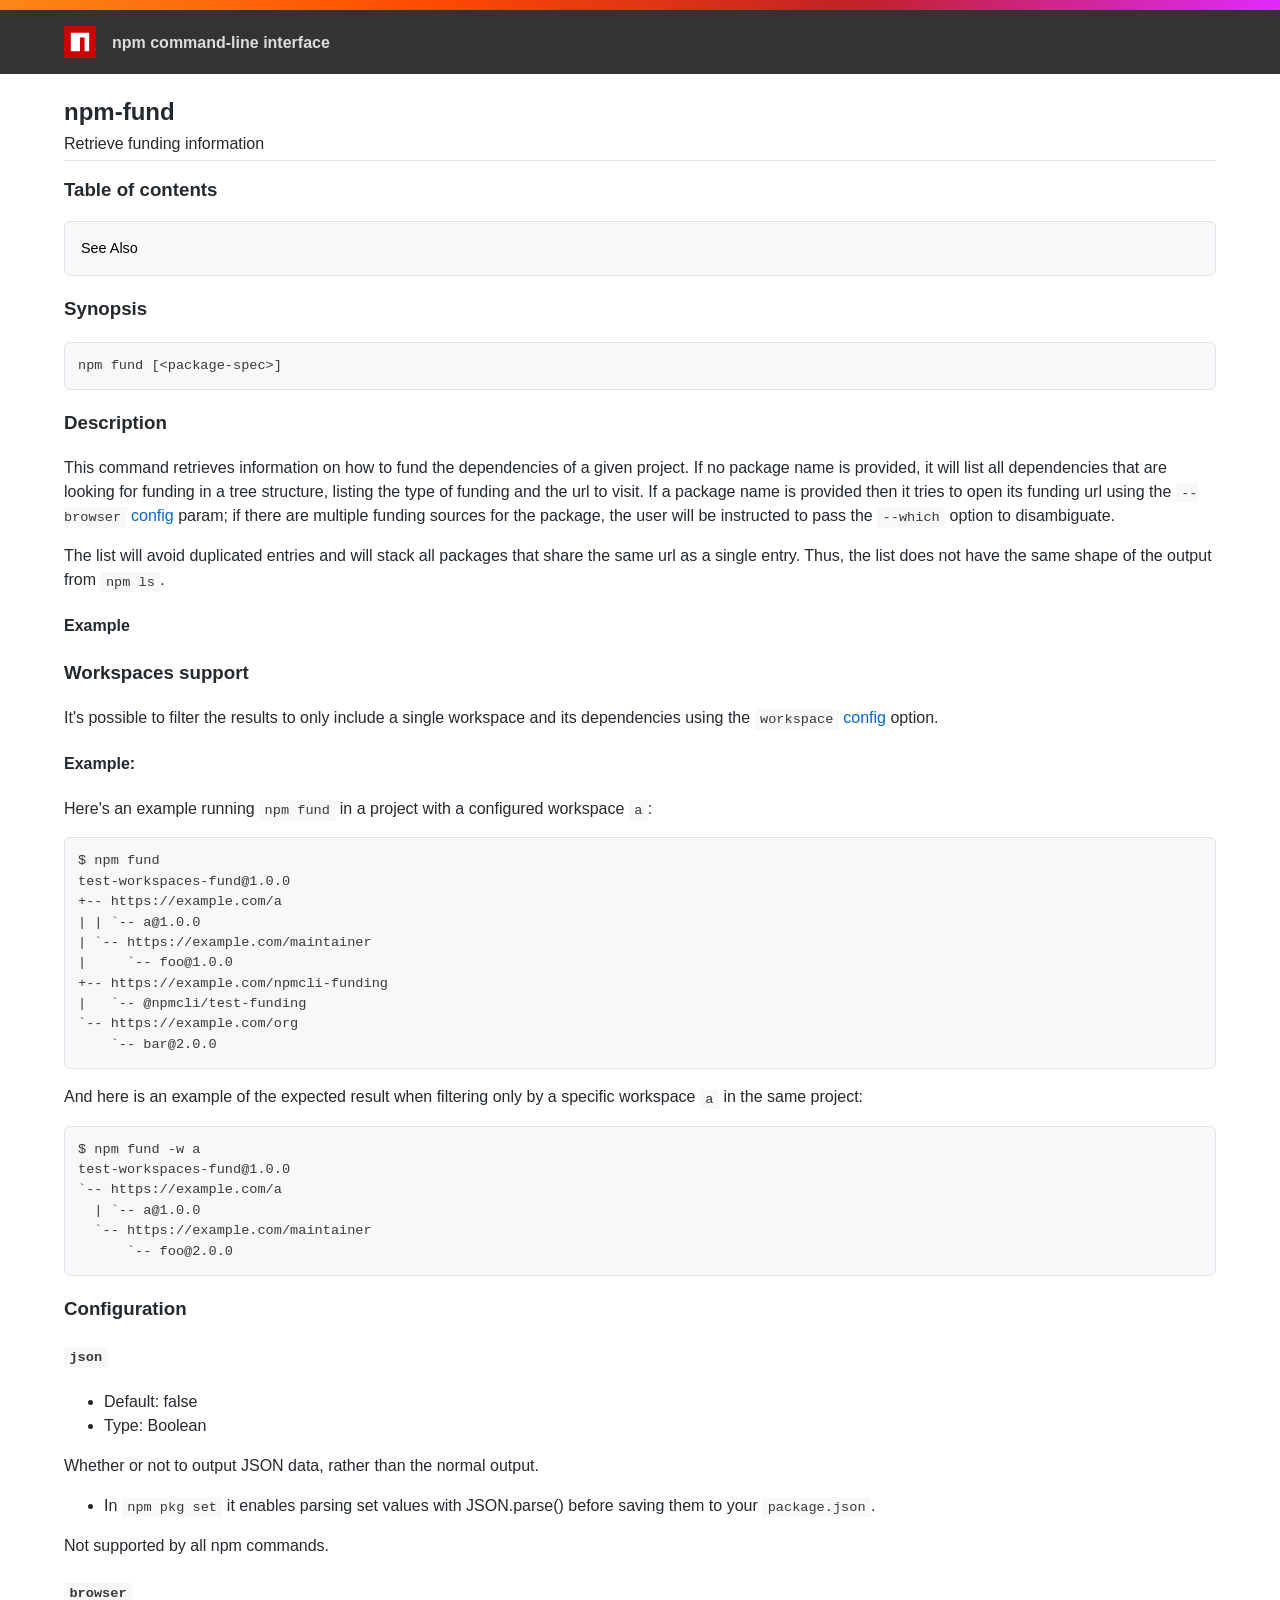
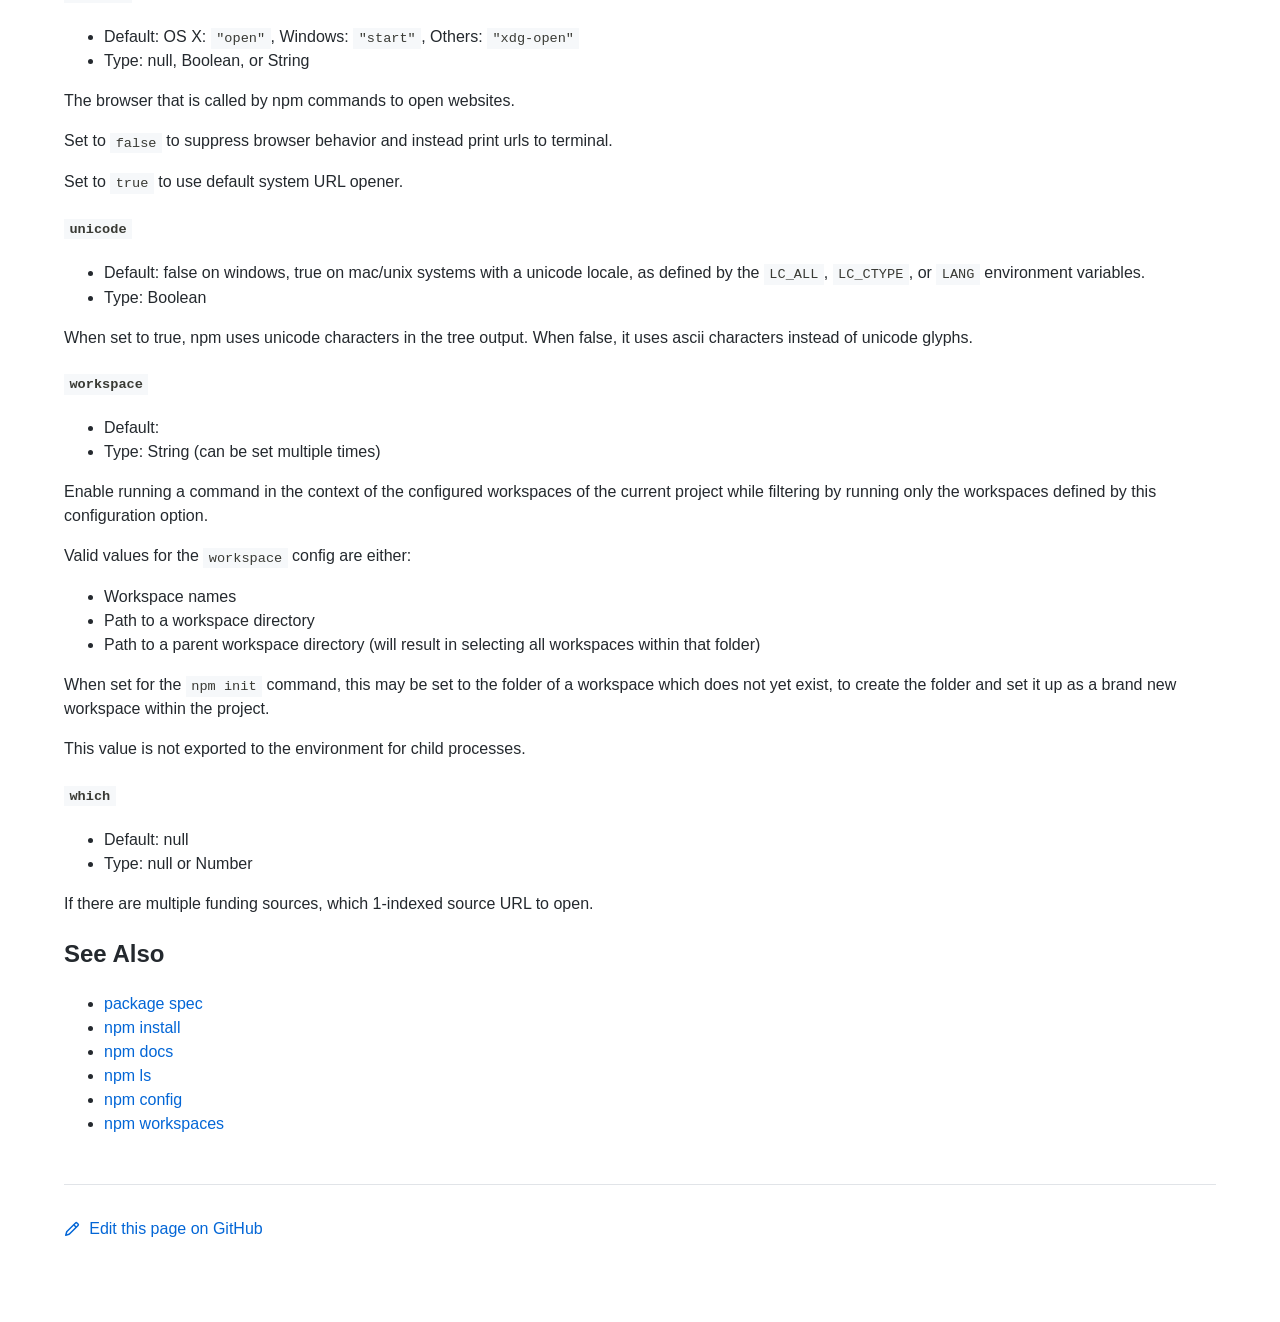
<file: node_portable/lib/node_modules/npm/docs/output/commands/npm-fund.html>
<!DOCTYPE html><html><head>
<meta charset="utf-8">
<title>npm-fund</title>
<style>
body {
    background-color: #ffffff;
    color: #24292e;

    margin: 0;

    line-height: 1.5;

    font-family: -apple-system, BlinkMacSystemFont, "Segoe UI", Helvetica, Arial, sans-serif, "Apple Color Emoji", "Segoe UI Emoji";
}
#rainbar {
    height: 10px;
    background-image: linear-gradient(139deg, #fb8817, #ff4b01, #c12127, #e02aff);
}

a {
    text-decoration: none;
    color: #0366d6;
}
a:hover {
    text-decoration: underline;
}

pre {
    margin: 1em 0px;
    padding: 1em;
    border: solid 1px #e1e4e8;
    border-radius: 6px;

    display: block;
    overflow: auto;

    white-space: pre;

    background-color: #f6f8fa;
    color: #393a34;
}
code {
    font-family: SFMono-Regular, Consolas, "Liberation Mono", Menlo, Courier, monospace;
    font-size: 85%;
    padding: 0.2em 0.4em;
    background-color: #f6f8fa;
    color: #393a34;
}
pre > code {
    padding: 0;
    background-color: inherit;
    color: inherit;
}
h1, h2, h3 {
    font-weight: 600;
}

#logobar {
    background-color: #333333;
    margin: 0 auto;
    padding: 1em 4em;
}
#logobar .logo {
    float: left;
}
#logobar .title {
    font-weight: 600;
    color: #dddddd;
    float: left;
    margin: 5px 0 0 1em;
}
#logobar:after {
    content: "";
    display: block;
    clear: both;
}

#content {
    margin: 0 auto;
    padding: 0 4em;
}

#table_of_contents > h2 {
    font-size: 1.17em;
}
#table_of_contents ul:first-child {
    border: solid 1px #e1e4e8;
    border-radius: 6px;
    padding: 1em;
    background-color: #f6f8fa;
    color: #393a34;
}
#table_of_contents ul {
    list-style-type: none;
    padding-left: 1.5em;
}
#table_of_contents li {
    font-size: 0.9em;
}
#table_of_contents li a {
    color: #000000;
}

header.title {
    border-bottom: solid 1px #e1e4e8;
}
header.title > h1 {
    margin-bottom: 0.25em;
}
header.title > .description {
    display: block;
    margin-bottom: 0.5em;
    line-height: 1;
}

footer#edit {
    border-top: solid 1px #e1e4e8;
    margin: 3em 0 4em 0;
    padding-top: 2em;
}
</style>
</head>
<body>
<div id="banner">
<div id="rainbar"></div>
<div id="logobar">
<svg class="logo" role="img" height="32" width="32" viewBox="0 0 700 700">
<polygon fill="#cb0000" points="0,700 700,700 700,0 0,0"></polygon>
<polygon fill="#ffffff" points="150,550 350,550 350,250 450,250 450,550 550,550 550,150 150,150"></polygon>
</svg>
<div class="title">
npm command-line interface
</div>
</div>
</div>

<section id="content">
<header class="title">
<h1 id="npm-fund">npm-fund</h1>
<span class="description">Retrieve funding information</span>
</header>

<section id="table_of_contents">
<h2 id="table-of-contents">Table of contents</h2>
<div id="_table_of_contents"><ul><li><a href="#see-also">See Also</a></li></ul></div>
</section>

<div id="_content"><h3 id="synopsis">Synopsis</h3>
<pre><code class="language-bash">npm fund [&lt;package-spec&gt;]
</code></pre>
<h3 id="description">Description</h3>
<p>This command retrieves information on how to fund the dependencies of a
given project. If no package name is provided, it will list all
dependencies that are looking for funding in a tree structure, listing
the type of funding and the url to visit. If a package name is provided
then it tries to open its funding url using the
<a href="../using-npm/config#browser.html"><code>--browser</code> config</a> param; if there are multiple
funding sources for the package, the user will be instructed to pass the
<code>--which</code> option to disambiguate.</p>
<p>The list will avoid duplicated entries and will stack all packages that
share the same url as a single entry. Thus, the list does not have the
same shape of the output from <code>npm ls</code>.</p>
<h4 id="example">Example</h4>
<h3 id="workspaces-support">Workspaces support</h3>
<p>It's possible to filter the results to only include a single workspace
and its dependencies using the
<a href="../using-npm/config#workspace.html"><code>workspace</code> config</a> option.</p>
<h4 id="example2">Example:</h4>
<p>Here's an example running <code>npm fund</code> in a project with a configured
workspace <code>a</code>:</p>
<pre><code class="language-bash">$ npm fund
test-workspaces-fund@1.0.0
+-- https://example.com/a
| | `-- a@1.0.0
| `-- https://example.com/maintainer
|     `-- foo@1.0.0
+-- https://example.com/npmcli-funding
|   `-- @npmcli/test-funding
`-- https://example.com/org
    `-- bar@2.0.0
</code></pre>
<p>And here is an example of the expected result when filtering only by a
specific workspace <code>a</code> in the same project:</p>
<pre><code class="language-bash">$ npm fund -w a
test-workspaces-fund@1.0.0
`-- https://example.com/a
  | `-- a@1.0.0
  `-- https://example.com/maintainer
      `-- foo@2.0.0
</code></pre>
<h3 id="configuration">Configuration</h3>
<h4 id="json"><code>json</code></h4>
<ul>
<li>Default: false</li>
<li>Type: Boolean</li>
</ul>
<p>Whether or not to output JSON data, rather than the normal output.</p>
<ul>
<li>In <code>npm pkg set</code> it enables parsing set values with JSON.parse() before
saving them to your <code>package.json</code>.</li>
</ul>
<p>Not supported by all npm commands.</p>
<h4 id="browser"><code>browser</code></h4>
<ul>
<li>Default: OS X: <code>"open"</code>, Windows: <code>"start"</code>, Others: <code>"xdg-open"</code></li>
<li>Type: null, Boolean, or String</li>
</ul>
<p>The browser that is called by npm commands to open websites.</p>
<p>Set to <code>false</code> to suppress browser behavior and instead print urls to
terminal.</p>
<p>Set to <code>true</code> to use default system URL opener.</p>
<h4 id="unicode"><code>unicode</code></h4>
<ul>
<li>Default: false on windows, true on mac/unix systems with a unicode locale,
as defined by the <code>LC_ALL</code>, <code>LC_CTYPE</code>, or <code>LANG</code> environment variables.</li>
<li>Type: Boolean</li>
</ul>
<p>When set to true, npm uses unicode characters in the tree output. When
false, it uses ascii characters instead of unicode glyphs.</p>
<h4 id="workspace"><code>workspace</code></h4>
<ul>
<li>Default:</li>
<li>Type: String (can be set multiple times)</li>
</ul>
<p>Enable running a command in the context of the configured workspaces of the
current project while filtering by running only the workspaces defined by
this configuration option.</p>
<p>Valid values for the <code>workspace</code> config are either:</p>
<ul>
<li>Workspace names</li>
<li>Path to a workspace directory</li>
<li>Path to a parent workspace directory (will result in selecting all
workspaces within that folder)</li>
</ul>
<p>When set for the <code>npm init</code> command, this may be set to the folder of a
workspace which does not yet exist, to create the folder and set it up as a
brand new workspace within the project.</p>
<p>This value is not exported to the environment for child processes.</p>
<h4 id="which"><code>which</code></h4>
<ul>
<li>Default: null</li>
<li>Type: null or Number</li>
</ul>
<p>If there are multiple funding sources, which 1-indexed source URL to open.</p>
<h2 id="see-also">See Also</h2>
<ul>
<li><a href="../using-npm/package-spec.html">package spec</a></li>
<li><a href="../commands/npm-install.html">npm install</a></li>
<li><a href="../commands/npm-docs.html">npm docs</a></li>
<li><a href="../commands/npm-ls.html">npm ls</a></li>
<li><a href="../commands/npm-config.html">npm config</a></li>
<li><a href="../using-npm/workspaces.html">npm workspaces</a></li>
</ul></div>

<footer id="edit">
<a href="https://github.com/npm/cli/edit/latest/docs/content/commands/npm-fund.md">
<svg role="img" viewBox="0 0 16 16" width="16" height="16" fill="currentcolor" style="vertical-align: text-bottom; margin-right: 0.3em;">
<path fill-rule="evenodd" d="M11.013 1.427a1.75 1.75 0 012.474 0l1.086 1.086a1.75 1.75 0 010 2.474l-8.61 8.61c-.21.21-.47.364-.756.445l-3.251.93a.75.75 0 01-.927-.928l.929-3.25a1.75 1.75 0 01.445-.758l8.61-8.61zm1.414 1.06a.25.25 0 00-.354 0L10.811 3.75l1.439 1.44 1.263-1.263a.25.25 0 000-.354l-1.086-1.086zM11.189 6.25L9.75 4.81l-6.286 6.287a.25.25 0 00-.064.108l-.558 1.953 1.953-.558a.249.249 0 00.108-.064l6.286-6.286z"></path>
</svg>
Edit this page on GitHub
</a>
</footer>
</section>



</body></html>
</file>
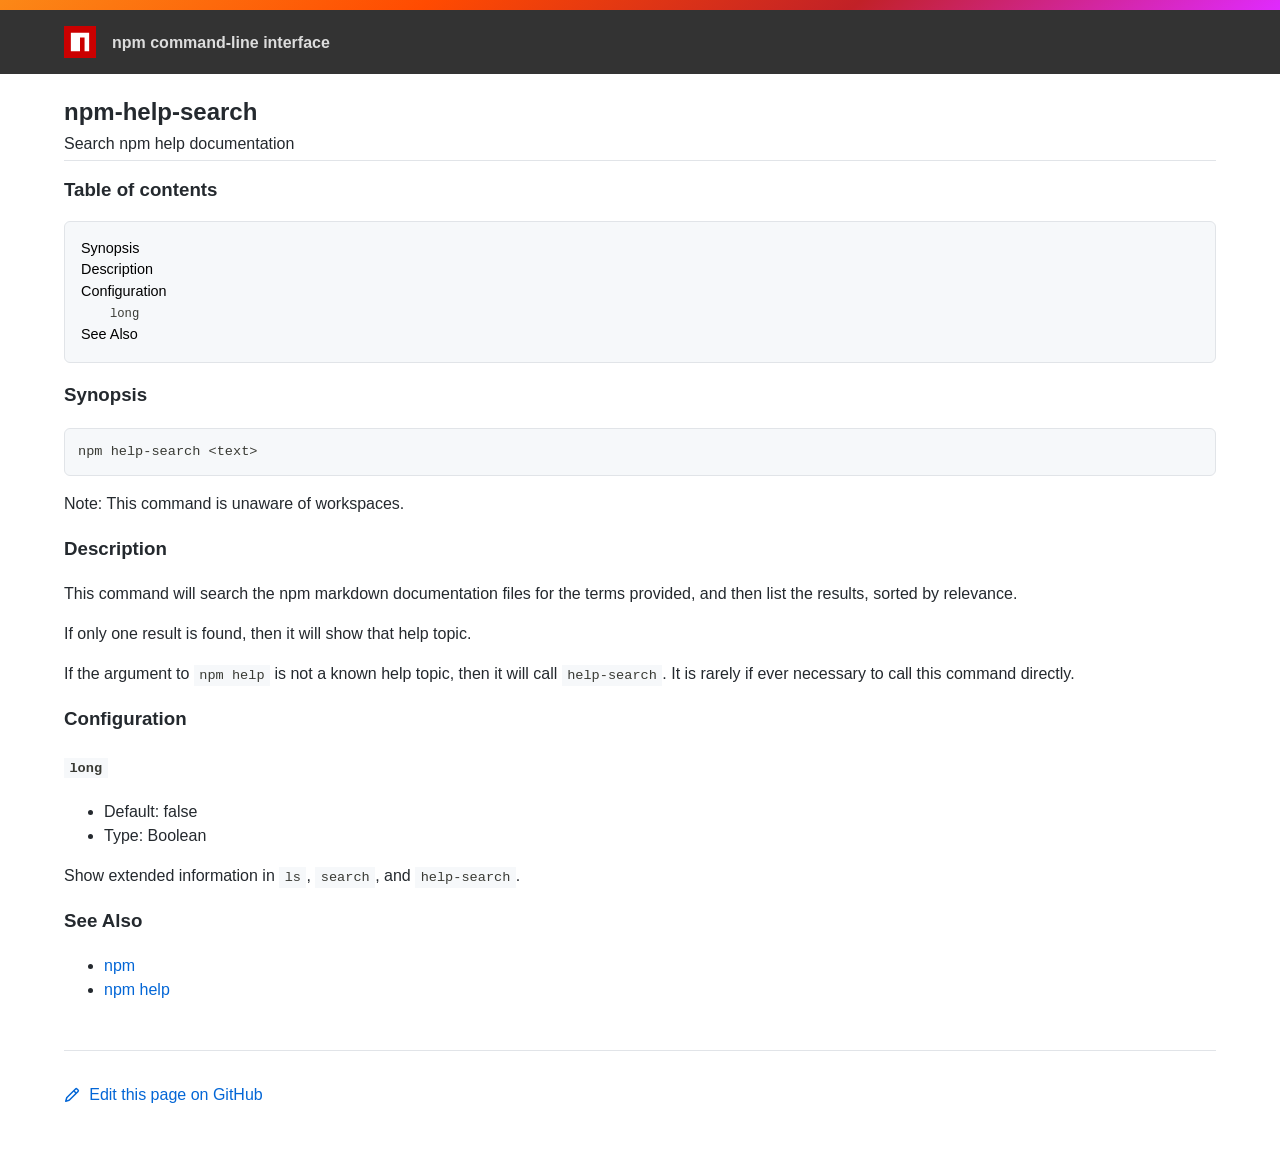
<file: node_portable/lib/node_modules/npm/docs/output/commands/npm-help-search.html>
<!DOCTYPE html><html><head>
<meta charset="utf-8">
<title>npm-help-search</title>
<style>
body {
    background-color: #ffffff;
    color: #24292e;

    margin: 0;

    line-height: 1.5;

    font-family: -apple-system, BlinkMacSystemFont, "Segoe UI", Helvetica, Arial, sans-serif, "Apple Color Emoji", "Segoe UI Emoji";
}
#rainbar {
    height: 10px;
    background-image: linear-gradient(139deg, #fb8817, #ff4b01, #c12127, #e02aff);
}

a {
    text-decoration: none;
    color: #0366d6;
}
a:hover {
    text-decoration: underline;
}

pre {
    margin: 1em 0px;
    padding: 1em;
    border: solid 1px #e1e4e8;
    border-radius: 6px;

    display: block;
    overflow: auto;

    white-space: pre;

    background-color: #f6f8fa;
    color: #393a34;
}
code {
    font-family: SFMono-Regular, Consolas, "Liberation Mono", Menlo, Courier, monospace;
    font-size: 85%;
    padding: 0.2em 0.4em;
    background-color: #f6f8fa;
    color: #393a34;
}
pre > code {
    padding: 0;
    background-color: inherit;
    color: inherit;
}
h1, h2, h3 {
    font-weight: 600;
}

#logobar {
    background-color: #333333;
    margin: 0 auto;
    padding: 1em 4em;
}
#logobar .logo {
    float: left;
}
#logobar .title {
    font-weight: 600;
    color: #dddddd;
    float: left;
    margin: 5px 0 0 1em;
}
#logobar:after {
    content: "";
    display: block;
    clear: both;
}

#content {
    margin: 0 auto;
    padding: 0 4em;
}

#table_of_contents > h2 {
    font-size: 1.17em;
}
#table_of_contents ul:first-child {
    border: solid 1px #e1e4e8;
    border-radius: 6px;
    padding: 1em;
    background-color: #f6f8fa;
    color: #393a34;
}
#table_of_contents ul {
    list-style-type: none;
    padding-left: 1.5em;
}
#table_of_contents li {
    font-size: 0.9em;
}
#table_of_contents li a {
    color: #000000;
}

header.title {
    border-bottom: solid 1px #e1e4e8;
}
header.title > h1 {
    margin-bottom: 0.25em;
}
header.title > .description {
    display: block;
    margin-bottom: 0.5em;
    line-height: 1;
}

footer#edit {
    border-top: solid 1px #e1e4e8;
    margin: 3em 0 4em 0;
    padding-top: 2em;
}
</style>
</head>
<body>
<div id="banner">
<div id="rainbar"></div>
<div id="logobar">
<svg class="logo" role="img" height="32" width="32" viewBox="0 0 700 700">
<polygon fill="#cb0000" points="0,700 700,700 700,0 0,0"></polygon>
<polygon fill="#ffffff" points="150,550 350,550 350,250 450,250 450,550 550,550 550,150 150,150"></polygon>
</svg>
<div class="title">
npm command-line interface
</div>
</div>
</div>

<section id="content">
<header class="title">
<h1 id="npm-help-search">npm-help-search</h1>
<span class="description">Search npm help documentation</span>
</header>

<section id="table_of_contents">
<h2 id="table-of-contents">Table of contents</h2>
<div id="_table_of_contents"><ul><li><a href="#synopsis">Synopsis</a></li><li><a href="#description">Description</a></li><li><a href="#configuration">Configuration</a></li><ul><li><a href="#long"><code>long</code></a></li></ul><li><a href="#see-also">See Also</a></li></ul></div>
</section>

<div id="_content"><h3 id="synopsis">Synopsis</h3>
<pre><code class="language-bash">npm help-search &lt;text&gt;
</code></pre>
<p>Note: This command is unaware of workspaces.</p>
<h3 id="description">Description</h3>
<p>This command will search the npm markdown documentation files for the terms
provided, and then list the results, sorted by relevance.</p>
<p>If only one result is found, then it will show that help topic.</p>
<p>If the argument to <code>npm help</code> is not a known help topic, then it will call
<code>help-search</code>.  It is rarely if ever necessary to call this command
directly.</p>
<h3 id="configuration">Configuration</h3>
<h4 id="long"><code>long</code></h4>
<ul>
<li>Default: false</li>
<li>Type: Boolean</li>
</ul>
<p>Show extended information in <code>ls</code>, <code>search</code>, and <code>help-search</code>.</p>
<h3 id="see-also">See Also</h3>
<ul>
<li><a href="../commands/npm.html">npm</a></li>
<li><a href="../commands/npm-help.html">npm help</a></li>
</ul></div>

<footer id="edit">
<a href="https://github.com/npm/cli/edit/latest/docs/content/commands/npm-help-search.md">
<svg role="img" viewBox="0 0 16 16" width="16" height="16" fill="currentcolor" style="vertical-align: text-bottom; margin-right: 0.3em;">
<path fill-rule="evenodd" d="M11.013 1.427a1.75 1.75 0 012.474 0l1.086 1.086a1.75 1.75 0 010 2.474l-8.61 8.61c-.21.21-.47.364-.756.445l-3.251.93a.75.75 0 01-.927-.928l.929-3.25a1.75 1.75 0 01.445-.758l8.61-8.61zm1.414 1.06a.25.25 0 00-.354 0L10.811 3.75l1.439 1.44 1.263-1.263a.25.25 0 000-.354l-1.086-1.086zM11.189 6.25L9.75 4.81l-6.286 6.287a.25.25 0 00-.064.108l-.558 1.953 1.953-.558a.249.249 0 00.108-.064l6.286-6.286z"></path>
</svg>
Edit this page on GitHub
</a>
</footer>
</section>



</body></html>
</file>
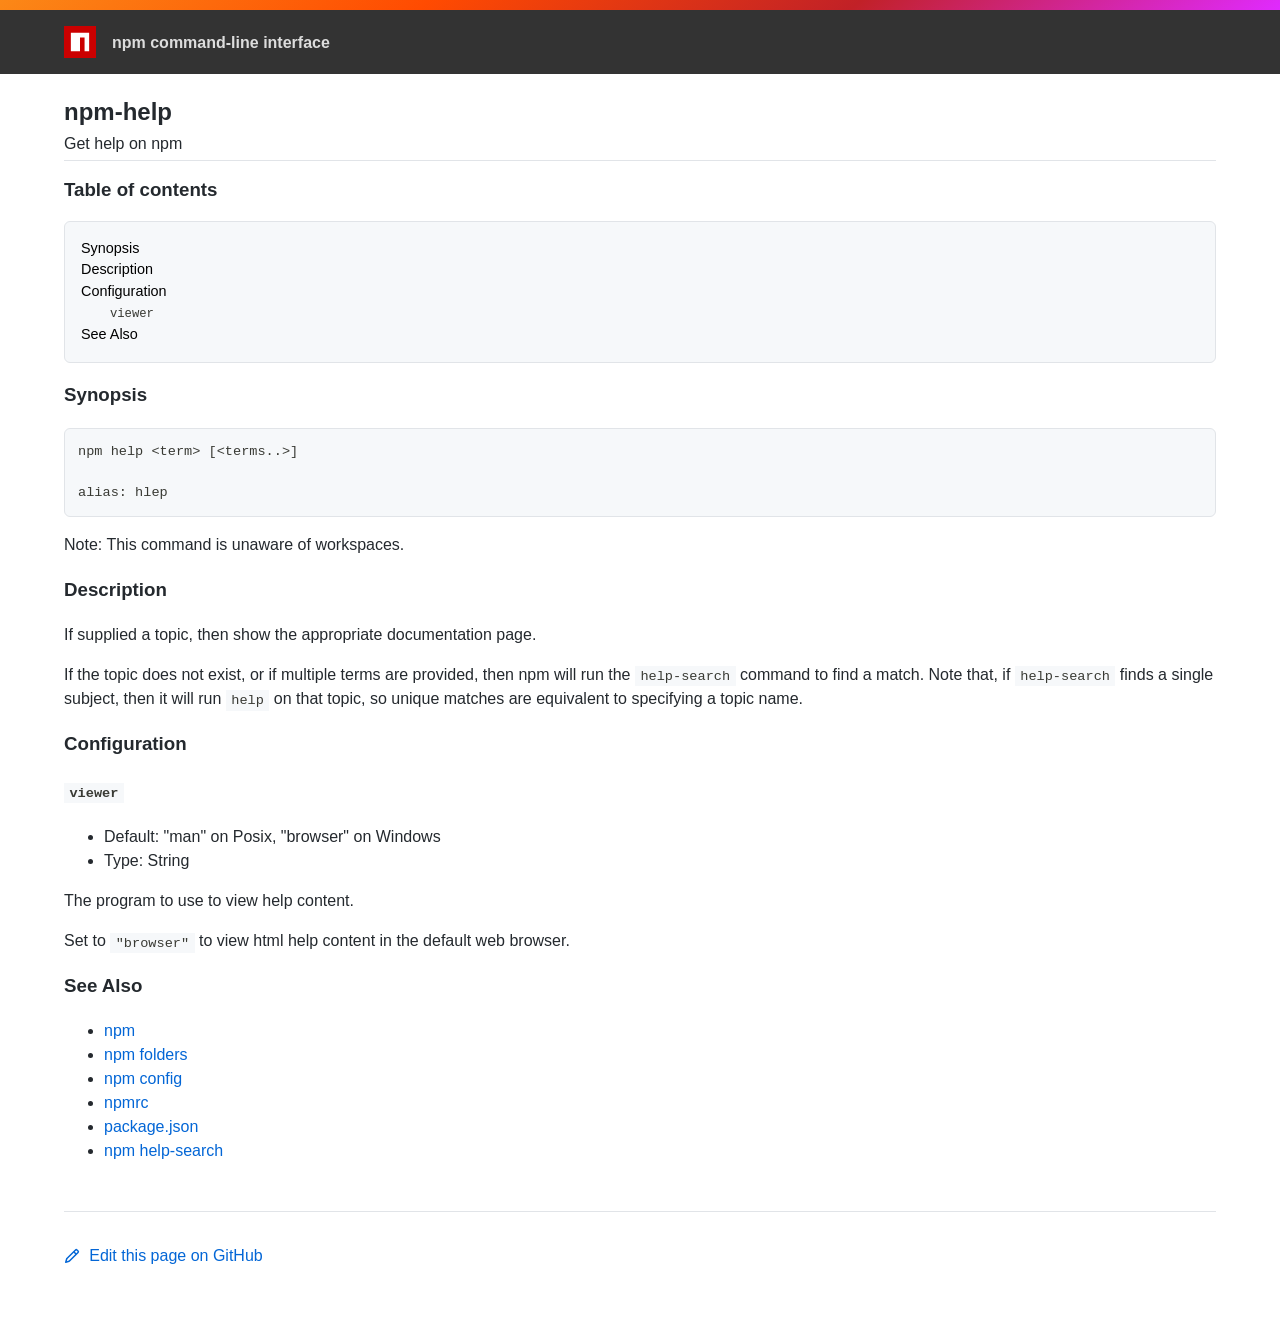
<file: node_portable/lib/node_modules/npm/docs/output/commands/npm-help.html>
<!DOCTYPE html><html><head>
<meta charset="utf-8">
<title>npm-help</title>
<style>
body {
    background-color: #ffffff;
    color: #24292e;

    margin: 0;

    line-height: 1.5;

    font-family: -apple-system, BlinkMacSystemFont, "Segoe UI", Helvetica, Arial, sans-serif, "Apple Color Emoji", "Segoe UI Emoji";
}
#rainbar {
    height: 10px;
    background-image: linear-gradient(139deg, #fb8817, #ff4b01, #c12127, #e02aff);
}

a {
    text-decoration: none;
    color: #0366d6;
}
a:hover {
    text-decoration: underline;
}

pre {
    margin: 1em 0px;
    padding: 1em;
    border: solid 1px #e1e4e8;
    border-radius: 6px;

    display: block;
    overflow: auto;

    white-space: pre;

    background-color: #f6f8fa;
    color: #393a34;
}
code {
    font-family: SFMono-Regular, Consolas, "Liberation Mono", Menlo, Courier, monospace;
    font-size: 85%;
    padding: 0.2em 0.4em;
    background-color: #f6f8fa;
    color: #393a34;
}
pre > code {
    padding: 0;
    background-color: inherit;
    color: inherit;
}
h1, h2, h3 {
    font-weight: 600;
}

#logobar {
    background-color: #333333;
    margin: 0 auto;
    padding: 1em 4em;
}
#logobar .logo {
    float: left;
}
#logobar .title {
    font-weight: 600;
    color: #dddddd;
    float: left;
    margin: 5px 0 0 1em;
}
#logobar:after {
    content: "";
    display: block;
    clear: both;
}

#content {
    margin: 0 auto;
    padding: 0 4em;
}

#table_of_contents > h2 {
    font-size: 1.17em;
}
#table_of_contents ul:first-child {
    border: solid 1px #e1e4e8;
    border-radius: 6px;
    padding: 1em;
    background-color: #f6f8fa;
    color: #393a34;
}
#table_of_contents ul {
    list-style-type: none;
    padding-left: 1.5em;
}
#table_of_contents li {
    font-size: 0.9em;
}
#table_of_contents li a {
    color: #000000;
}

header.title {
    border-bottom: solid 1px #e1e4e8;
}
header.title > h1 {
    margin-bottom: 0.25em;
}
header.title > .description {
    display: block;
    margin-bottom: 0.5em;
    line-height: 1;
}

footer#edit {
    border-top: solid 1px #e1e4e8;
    margin: 3em 0 4em 0;
    padding-top: 2em;
}
</style>
</head>
<body>
<div id="banner">
<div id="rainbar"></div>
<div id="logobar">
<svg class="logo" role="img" height="32" width="32" viewBox="0 0 700 700">
<polygon fill="#cb0000" points="0,700 700,700 700,0 0,0"></polygon>
<polygon fill="#ffffff" points="150,550 350,550 350,250 450,250 450,550 550,550 550,150 150,150"></polygon>
</svg>
<div class="title">
npm command-line interface
</div>
</div>
</div>

<section id="content">
<header class="title">
<h1 id="npm-help">npm-help</h1>
<span class="description">Get help on npm</span>
</header>

<section id="table_of_contents">
<h2 id="table-of-contents">Table of contents</h2>
<div id="_table_of_contents"><ul><li><a href="#synopsis">Synopsis</a></li><li><a href="#description">Description</a></li><li><a href="#configuration">Configuration</a></li><ul><li><a href="#viewer"><code>viewer</code></a></li></ul><li><a href="#see-also">See Also</a></li></ul></div>
</section>

<div id="_content"><h3 id="synopsis">Synopsis</h3>
<pre><code class="language-bash">npm help &lt;term&gt; [&lt;terms..&gt;]

alias: hlep
</code></pre>
<p>Note: This command is unaware of workspaces.</p>
<h3 id="description">Description</h3>
<p>If supplied a topic, then show the appropriate documentation page.</p>
<p>If the topic does not exist, or if multiple terms are provided, then npm
will run the <code>help-search</code> command to find a match.  Note that, if
<code>help-search</code> finds a single subject, then it will run <code>help</code> on that
topic, so unique matches are equivalent to specifying a topic name.</p>
<h3 id="configuration">Configuration</h3>
<h4 id="viewer"><code>viewer</code></h4>
<ul>
<li>Default: "man" on Posix, "browser" on Windows</li>
<li>Type: String</li>
</ul>
<p>The program to use to view help content.</p>
<p>Set to <code>"browser"</code> to view html help content in the default web browser.</p>
<h3 id="see-also">See Also</h3>
<ul>
<li><a href="../commands/npm.html">npm</a></li>
<li><a href="../configuring-npm/folders.html">npm folders</a></li>
<li><a href="../commands/npm-config.html">npm config</a></li>
<li><a href="../configuring-npm/npmrc.html">npmrc</a></li>
<li><a href="../configuring-npm/package-json.html">package.json</a></li>
<li><a href="../commands/npm-help-search.html">npm help-search</a></li>
</ul></div>

<footer id="edit">
<a href="https://github.com/npm/cli/edit/latest/docs/content/commands/npm-help.md">
<svg role="img" viewBox="0 0 16 16" width="16" height="16" fill="currentcolor" style="vertical-align: text-bottom; margin-right: 0.3em;">
<path fill-rule="evenodd" d="M11.013 1.427a1.75 1.75 0 012.474 0l1.086 1.086a1.75 1.75 0 010 2.474l-8.61 8.61c-.21.21-.47.364-.756.445l-3.251.93a.75.75 0 01-.927-.928l.929-3.25a1.75 1.75 0 01.445-.758l8.61-8.61zm1.414 1.06a.25.25 0 00-.354 0L10.811 3.75l1.439 1.44 1.263-1.263a.25.25 0 000-.354l-1.086-1.086zM11.189 6.25L9.75 4.81l-6.286 6.287a.25.25 0 00-.064.108l-.558 1.953 1.953-.558a.249.249 0 00.108-.064l6.286-6.286z"></path>
</svg>
Edit this page on GitHub
</a>
</footer>
</section>



</body></html>
</file>
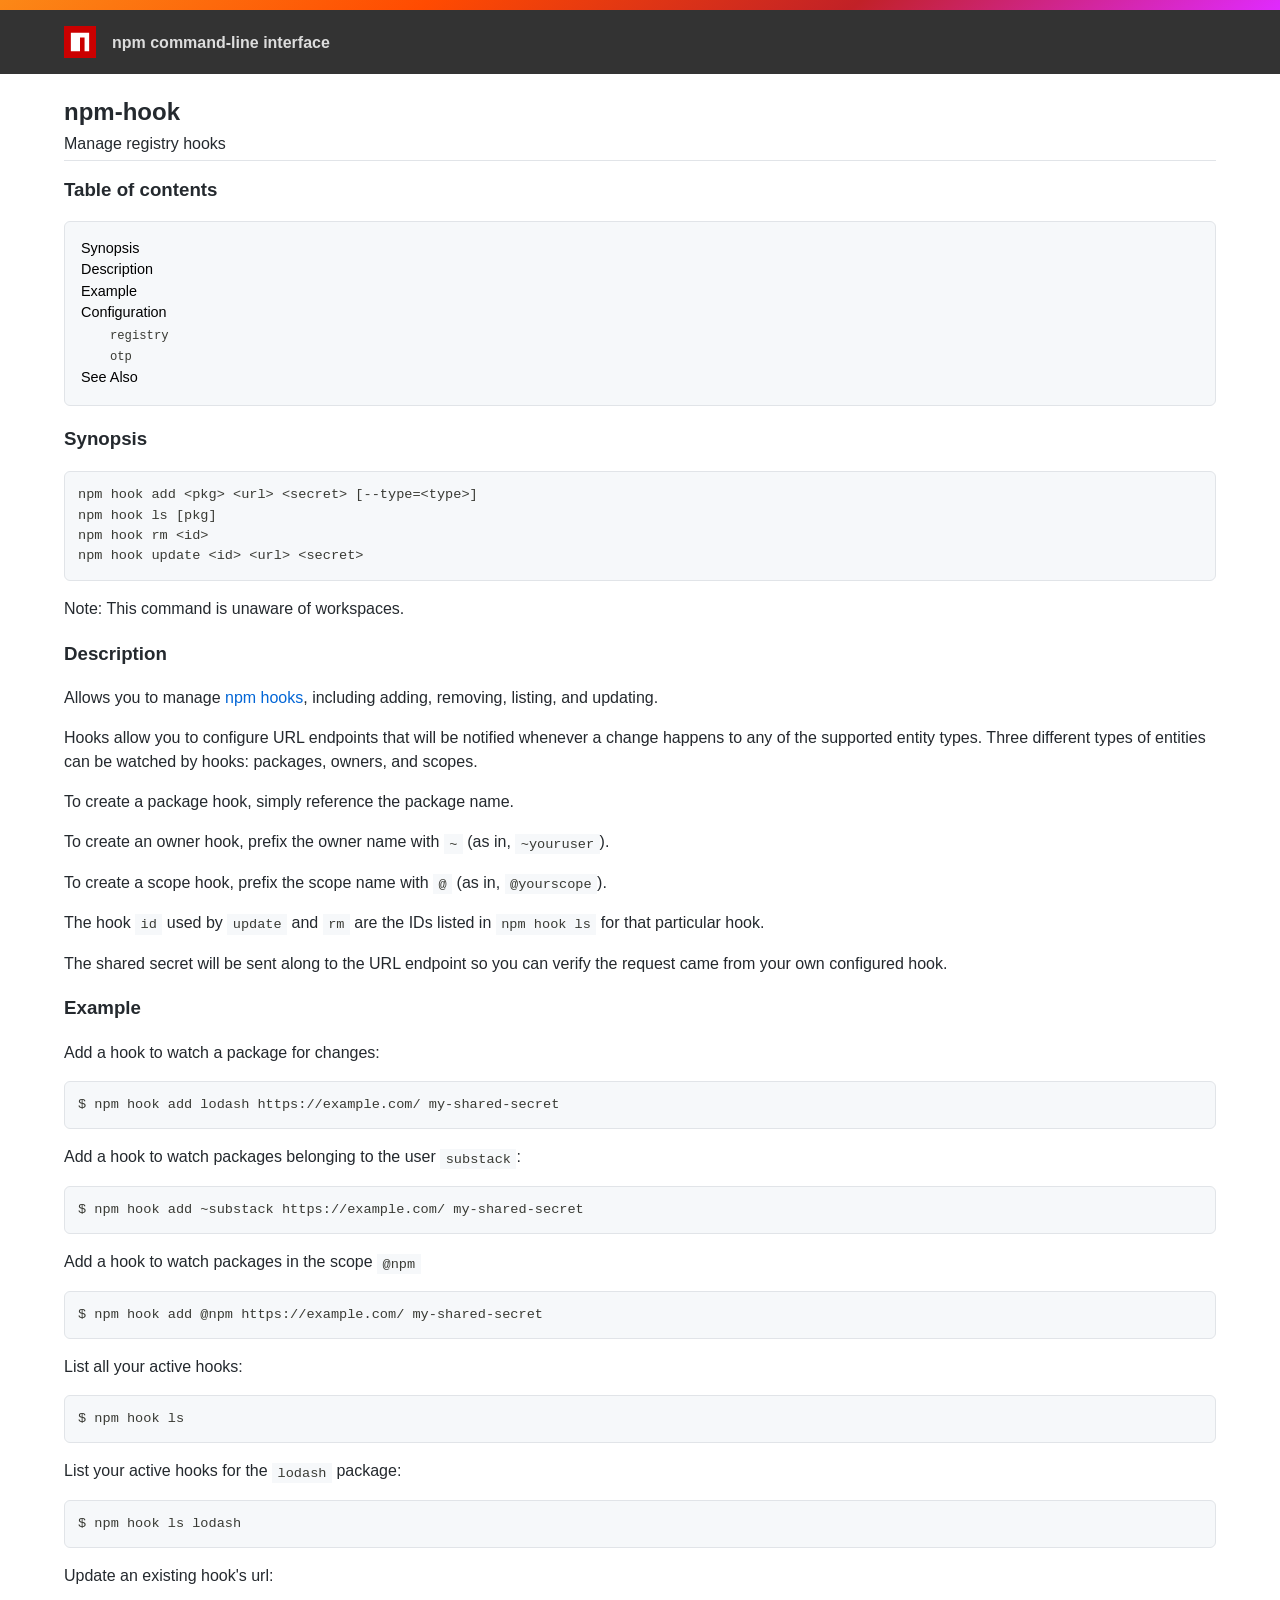
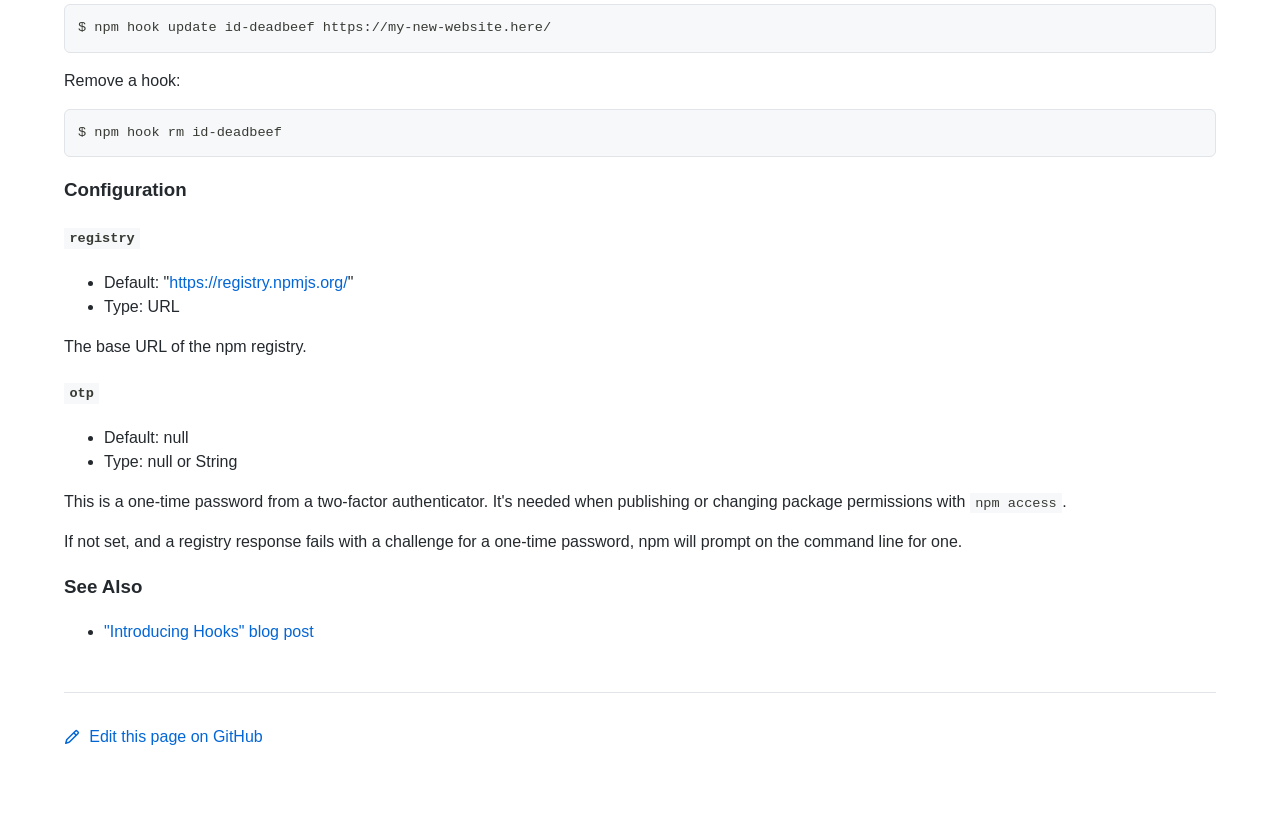
<file: node_portable/lib/node_modules/npm/docs/output/commands/npm-hook.html>
<!DOCTYPE html><html><head>
<meta charset="utf-8">
<title>npm-hook</title>
<style>
body {
    background-color: #ffffff;
    color: #24292e;

    margin: 0;

    line-height: 1.5;

    font-family: -apple-system, BlinkMacSystemFont, "Segoe UI", Helvetica, Arial, sans-serif, "Apple Color Emoji", "Segoe UI Emoji";
}
#rainbar {
    height: 10px;
    background-image: linear-gradient(139deg, #fb8817, #ff4b01, #c12127, #e02aff);
}

a {
    text-decoration: none;
    color: #0366d6;
}
a:hover {
    text-decoration: underline;
}

pre {
    margin: 1em 0px;
    padding: 1em;
    border: solid 1px #e1e4e8;
    border-radius: 6px;

    display: block;
    overflow: auto;

    white-space: pre;

    background-color: #f6f8fa;
    color: #393a34;
}
code {
    font-family: SFMono-Regular, Consolas, "Liberation Mono", Menlo, Courier, monospace;
    font-size: 85%;
    padding: 0.2em 0.4em;
    background-color: #f6f8fa;
    color: #393a34;
}
pre > code {
    padding: 0;
    background-color: inherit;
    color: inherit;
}
h1, h2, h3 {
    font-weight: 600;
}

#logobar {
    background-color: #333333;
    margin: 0 auto;
    padding: 1em 4em;
}
#logobar .logo {
    float: left;
}
#logobar .title {
    font-weight: 600;
    color: #dddddd;
    float: left;
    margin: 5px 0 0 1em;
}
#logobar:after {
    content: "";
    display: block;
    clear: both;
}

#content {
    margin: 0 auto;
    padding: 0 4em;
}

#table_of_contents > h2 {
    font-size: 1.17em;
}
#table_of_contents ul:first-child {
    border: solid 1px #e1e4e8;
    border-radius: 6px;
    padding: 1em;
    background-color: #f6f8fa;
    color: #393a34;
}
#table_of_contents ul {
    list-style-type: none;
    padding-left: 1.5em;
}
#table_of_contents li {
    font-size: 0.9em;
}
#table_of_contents li a {
    color: #000000;
}

header.title {
    border-bottom: solid 1px #e1e4e8;
}
header.title > h1 {
    margin-bottom: 0.25em;
}
header.title > .description {
    display: block;
    margin-bottom: 0.5em;
    line-height: 1;
}

footer#edit {
    border-top: solid 1px #e1e4e8;
    margin: 3em 0 4em 0;
    padding-top: 2em;
}
</style>
</head>
<body>
<div id="banner">
<div id="rainbar"></div>
<div id="logobar">
<svg class="logo" role="img" height="32" width="32" viewBox="0 0 700 700">
<polygon fill="#cb0000" points="0,700 700,700 700,0 0,0"></polygon>
<polygon fill="#ffffff" points="150,550 350,550 350,250 450,250 450,550 550,550 550,150 150,150"></polygon>
</svg>
<div class="title">
npm command-line interface
</div>
</div>
</div>

<section id="content">
<header class="title">
<h1 id="npm-hook">npm-hook</h1>
<span class="description">Manage registry hooks</span>
</header>

<section id="table_of_contents">
<h2 id="table-of-contents">Table of contents</h2>
<div id="_table_of_contents"><ul><li><a href="#synopsis">Synopsis</a></li><li><a href="#description">Description</a></li><li><a href="#example">Example</a></li><li><a href="#configuration">Configuration</a></li><ul><li><a href="#registry"><code>registry</code></a></li><li><a href="#otp"><code>otp</code></a></li></ul><li><a href="#see-also">See Also</a></li></ul></div>
</section>

<div id="_content"><h3 id="synopsis">Synopsis</h3>
<pre><code class="language-bash">npm hook add &lt;pkg&gt; &lt;url&gt; &lt;secret&gt; [--type=&lt;type&gt;]
npm hook ls [pkg]
npm hook rm &lt;id&gt;
npm hook update &lt;id&gt; &lt;url&gt; &lt;secret&gt;
</code></pre>
<p>Note: This command is unaware of workspaces.</p>
<h3 id="description">Description</h3>
<p>Allows you to manage <a href="https://blog.npmjs.org/post/145260155635/introducing-hooks-get-notifications-of-npm">npm
hooks</a>,
including adding, removing, listing, and updating.</p>
<p>Hooks allow you to configure URL endpoints that will be notified whenever a
change happens to any of the supported entity types. Three different types
of entities can be watched by hooks: packages, owners, and scopes.</p>
<p>To create a package hook, simply reference the package name.</p>
<p>To create an owner hook, prefix the owner name with <code>~</code> (as in,
<code>~youruser</code>).</p>
<p>To create a scope hook, prefix the scope name with <code>@</code> (as in,
<code>@yourscope</code>).</p>
<p>The hook <code>id</code> used by <code>update</code> and <code>rm</code> are the IDs listed in <code>npm hook ls</code>
for that particular hook.</p>
<p>The shared secret will be sent along to the URL endpoint so you can verify
the request came from your own configured hook.</p>
<h3 id="example">Example</h3>
<p>Add a hook to watch a package for changes:</p>
<pre><code class="language-bash">$ npm hook add lodash https://example.com/ my-shared-secret
</code></pre>
<p>Add a hook to watch packages belonging to the user <code>substack</code>:</p>
<pre><code class="language-bash">$ npm hook add ~substack https://example.com/ my-shared-secret
</code></pre>
<p>Add a hook to watch packages in the scope <code>@npm</code></p>
<pre><code class="language-bash">$ npm hook add @npm https://example.com/ my-shared-secret
</code></pre>
<p>List all your active hooks:</p>
<pre><code class="language-bash">$ npm hook ls
</code></pre>
<p>List your active hooks for the <code>lodash</code> package:</p>
<pre><code class="language-bash">$ npm hook ls lodash
</code></pre>
<p>Update an existing hook's url:</p>
<pre><code class="language-bash">$ npm hook update id-deadbeef https://my-new-website.here/
</code></pre>
<p>Remove a hook:</p>
<pre><code class="language-bash">$ npm hook rm id-deadbeef
</code></pre>
<h3 id="configuration">Configuration</h3>
<h4 id="registry"><code>registry</code></h4>
<ul>
<li>Default: "<a href="https://registry.npmjs.org/">https://registry.npmjs.org/</a>"</li>
<li>Type: URL</li>
</ul>
<p>The base URL of the npm registry.</p>
<h4 id="otp"><code>otp</code></h4>
<ul>
<li>Default: null</li>
<li>Type: null or String</li>
</ul>
<p>This is a one-time password from a two-factor authenticator. It's needed
when publishing or changing package permissions with <code>npm access</code>.</p>
<p>If not set, and a registry response fails with a challenge for a one-time
password, npm will prompt on the command line for one.</p>
<h3 id="see-also">See Also</h3>
<ul>
<li><a href="https://blog.npmjs.org/post/145260155635/introducing-hooks-get-notifications-of-npm">"Introducing Hooks" blog post</a></li>
</ul></div>

<footer id="edit">
<a href="https://github.com/npm/cli/edit/latest/docs/content/commands/npm-hook.md">
<svg role="img" viewBox="0 0 16 16" width="16" height="16" fill="currentcolor" style="vertical-align: text-bottom; margin-right: 0.3em;">
<path fill-rule="evenodd" d="M11.013 1.427a1.75 1.75 0 012.474 0l1.086 1.086a1.75 1.75 0 010 2.474l-8.61 8.61c-.21.21-.47.364-.756.445l-3.251.93a.75.75 0 01-.927-.928l.929-3.25a1.75 1.75 0 01.445-.758l8.61-8.61zm1.414 1.06a.25.25 0 00-.354 0L10.811 3.75l1.439 1.44 1.263-1.263a.25.25 0 000-.354l-1.086-1.086zM11.189 6.25L9.75 4.81l-6.286 6.287a.25.25 0 00-.064.108l-.558 1.953 1.953-.558a.249.249 0 00.108-.064l6.286-6.286z"></path>
</svg>
Edit this page on GitHub
</a>
</footer>
</section>



</body></html>
</file>
